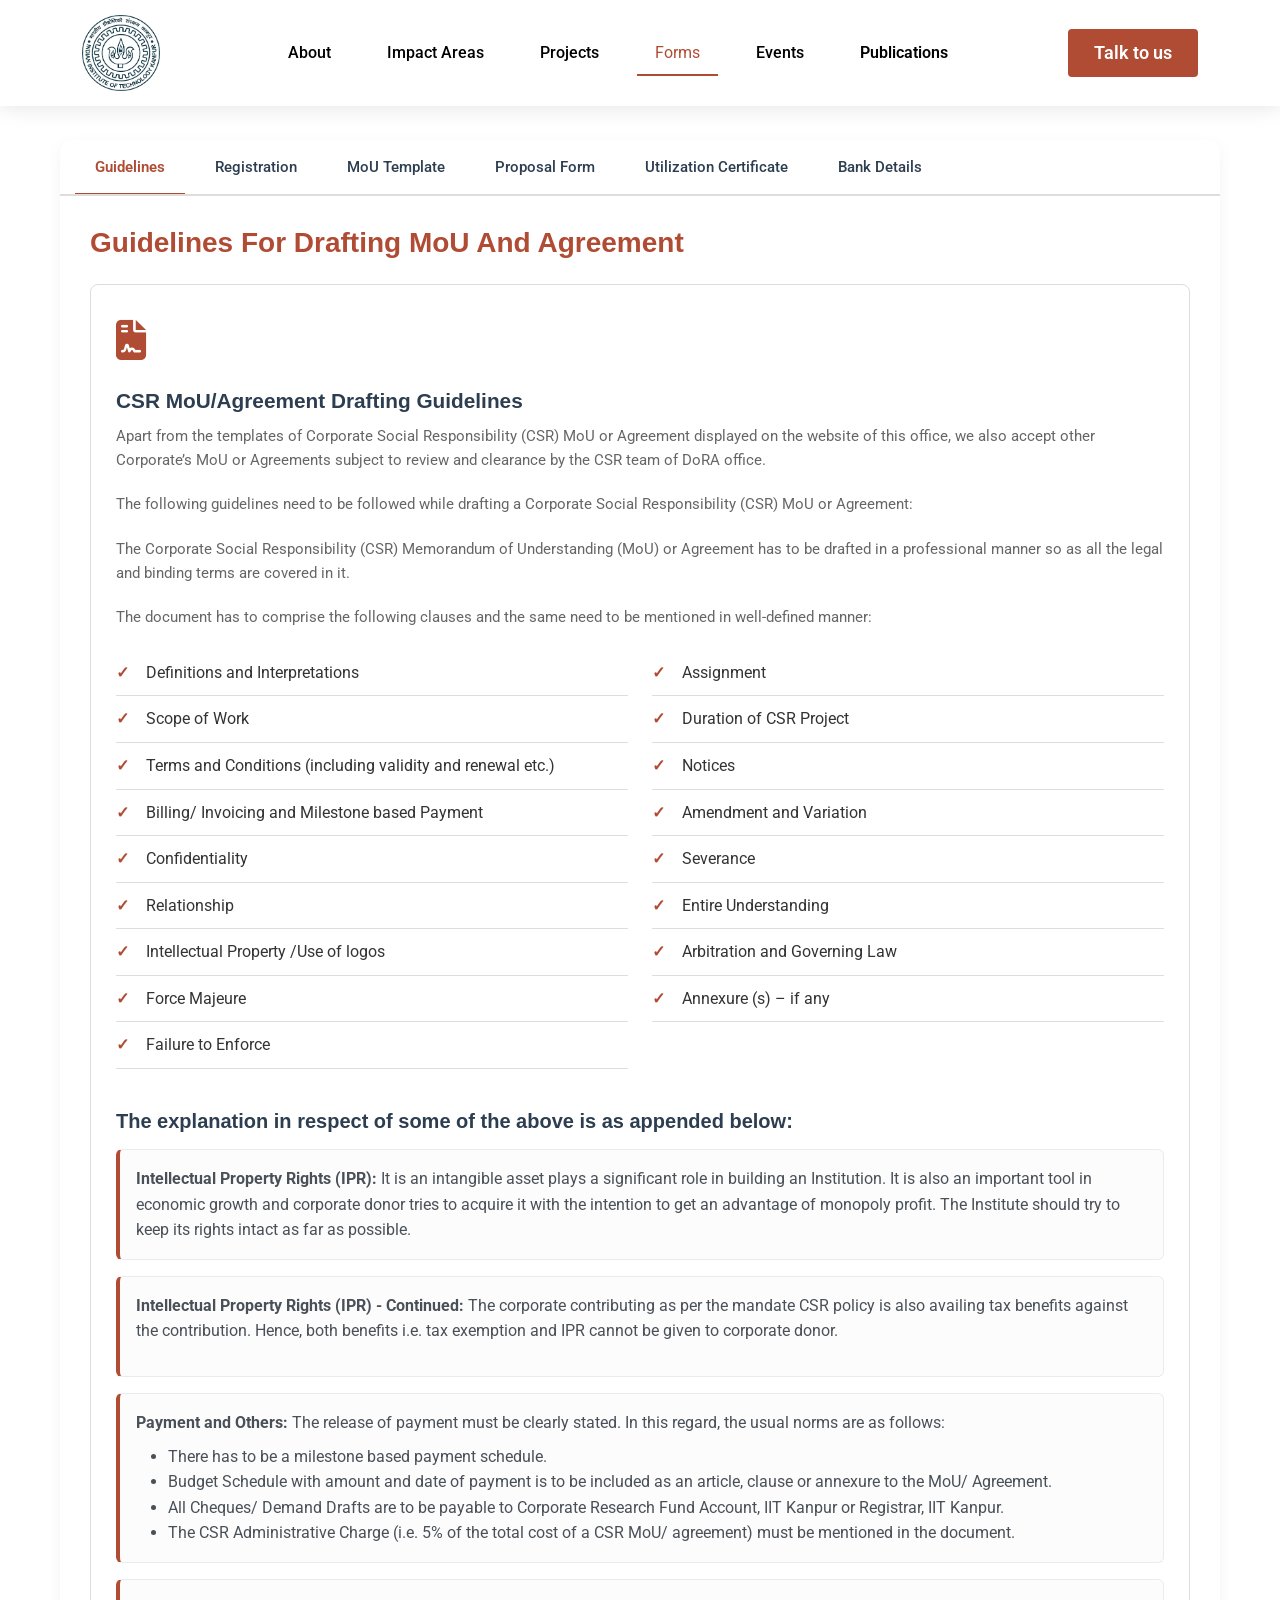
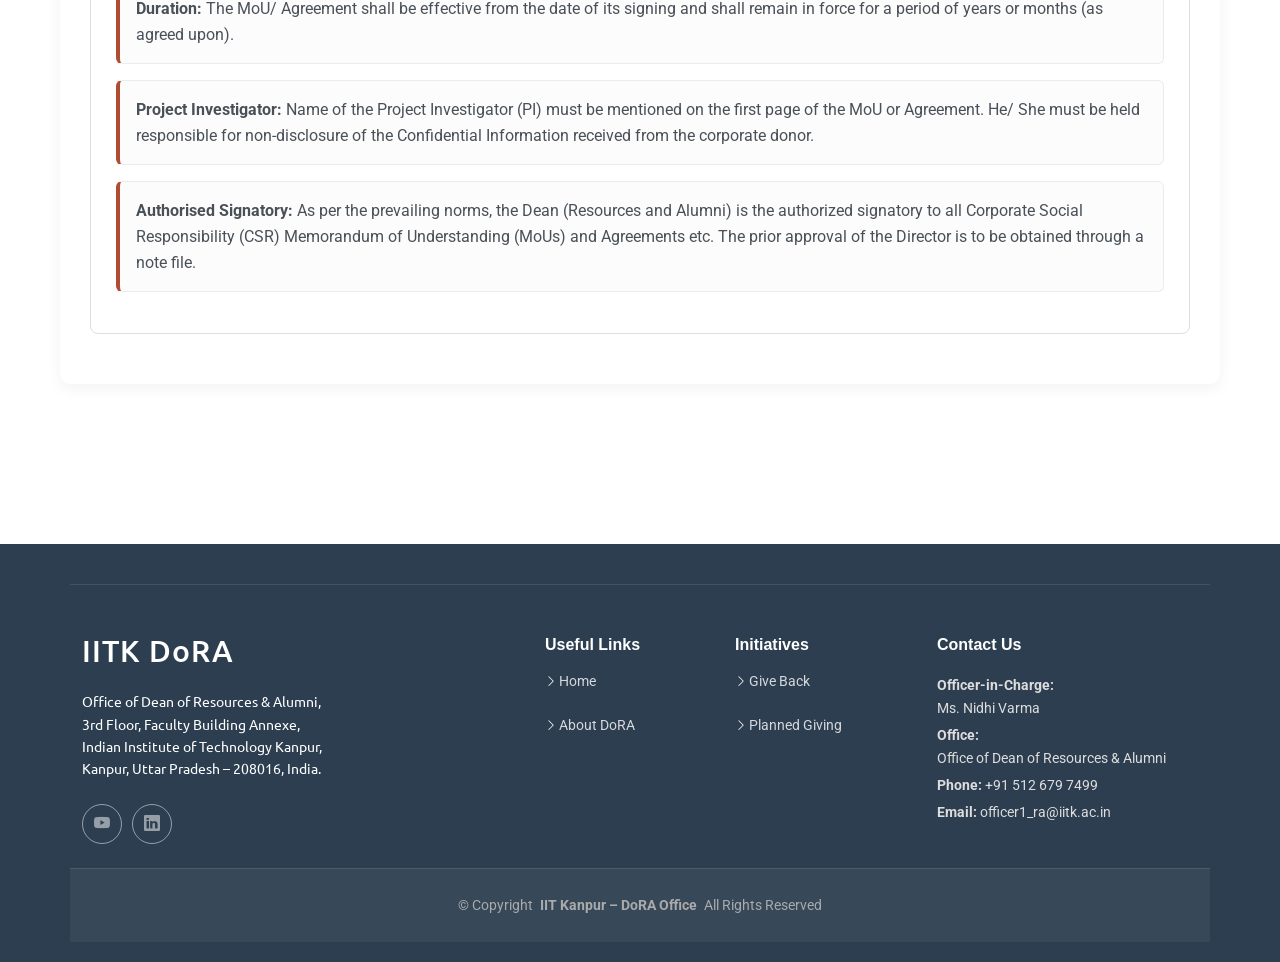
<file: form.html>
<!DOCTYPE html>
<html lang="en">

<head>
    <meta charset="utf-8">
    <meta content="width=device-width, initial-scale=1.0" name="viewport">
    <title>IIT Kanpur CSR | Forms & Documents</title>
    <meta name="description"
        content="Corporate Social Responsibility (CSR) forms, templates, and guidelines for IIT Kanpur. Download CSR MoU templates, registration forms, and other documents.">
    <meta name="keywords"
        content="IIT Kanpur, CSR Forms, CSR Documents, MoU Template, Registration Form, Utilization Certificate, Bank Details">

    <!-- Favicons -->
    <link href="assets/img/IITKLogo.png" rel="icon">
    <link href="assets/img/IITKLogo.png" rel="apple-touch-icon">

    <!-- Fonts -->
    <link href="https://fonts.googleapis.com" rel="preconnect">
    <link href="https://fonts.gstatic.com" rel="preconnect" crossorigin>
    <link
        href="https://fonts.googleapis.com/css2?family=Roboto:ital,wght@0,100;0,300;0,400;0,500;0,700;0,900;1,100;1,300;1,400;1,500;1,700;1,900&family=Ubuntu:ital,wght@0,300;0,400;0,500;0,700;1,300;1,400;1,500;1,700&family=Rubik:ital,wght@0,300;0,400;0,500;0,600;0,700;0,800;0,900;1,300;1,400;1,500;1,600;1,700;1,800;1,900&display=swap"
        rel="stylesheet">

    <!-- Bootstrap CSS -->
    <link href="https://cdn.jsdelivr.net/npm/bootstrap@5.3.3/dist/css/bootstrap.min.css" rel="stylesheet">

    <!-- Bootstrap Icons -->
    <link href="assets/vendor/bootstrap-icons/bootstrap-icons.css" rel="stylesheet">

    <!-- Font Awesome -->
    <link rel="stylesheet" href="https://cdnjs.cloudflare.com/ajax/libs/font-awesome/6.4.0/css/all.min.css">

    <!-- Main CSS File -->
    <link href="assets/css/main.css" rel="stylesheet">

    <style>
        :root {
            --primary-color: #b04b34;
            --primary-dark: #8f3a26;
            --primary-light: #d67e65;
            --secondary-color: #2c3e50;
            --light-bg: #f9f7f5;
            --text-color: #333333;
            --border-color: #e0dcd9;
        }

        * {
            margin: 0;
            padding: 0;
            box-sizing: border-box;
        }

        body {
            font-family: 'Roboto', sans-serif;
            color: var(--text-color);
            background-color: #fff;
            line-height: 1.6;
            padding-top: 80px;
            /* For fixed header */
        }

        h1,
        h2,
        h3,
        h4,
        h5,
        h6 {
            font-family: 'Poppins', sans-serif;
            font-weight: 600;
        }

        /* Header from index.html */
        .header {
            background: rgba(255, 255, 255, 0.65);
            backdrop-filter: blur(5px);
            -webkit-backdrop-filter: blur(12px);
        }

        /* Menu Links */
        .header .navmenu a {
            color: #000000 !important;
            font-weight: 500;
            padding: 12px 18px;
            transition: 0.3s ease;
        }

        /* Hover Effect */
        .header .navmenu a:hover {
            color: #B04B34 !important;
            font-weight: 400;
        }

        /* Active Link */
        .header .navmenu .active {
            color: #b04b34 !important;
            font-weight: 400;
            border-bottom: 2px solid #B04B34;
        }

        /* Talk to us button */
        .btn-getstarted {
            background: #B04B34;
            color: #fff;
            padding: 14px 22px;
            border-radius: 6px;
            font-weight: 600;
        }

        .btn-getstarted:hover {
            background: #922f23;
        }

        /* Main Content Styling */
        .content-section {
            padding: 60px 0;
        }

        .page-title-section {
            background: linear-gradient(135deg, var(--primary-color) 0%, var(--primary-dark) 100%);
            color: white;
            padding: 40px 0;
            margin-bottom: 40px;
            box-shadow: 0 4px 12px rgba(0, 0, 0, 0.1);
        }

        .page-title {
            font-size: 2.5rem;
            font-weight: 700;
            margin-bottom: 10px;
            letter-spacing: 0.5px;
        }

        .page-subtitle {
            font-size: 1.2rem;
            opacity: 0.9;
            font-weight: 300;
        }

        .content-container {
            max-width: 1200px;
            margin: 0 auto;
            padding: 0 20px;
        }

        /* Tabs Styling */
        .custom-tabs {
            background: var(--light-bg);
            border-radius: 10px;
            overflow: hidden;
            box-shadow: 0 5px 15px rgba(0, 0, 0, 0.05);
            margin-bottom: 40px;
        }

        .nav-tabs {
            border-bottom: 2px solid var(--border-color);
            background-color: #fff;
            padding: 0 10px;
            flex-wrap: nowrap;
            overflow-x: auto;
            white-space: nowrap;
        }

        .nav-tabs::-webkit-scrollbar {
            display: none;
        }

        .nav-tabs .nav-link {
            border: none;
            color: var(--secondary-color);
            font-weight: 500;
            padding: 15px 20px;
            margin: 0 5px;
            border-radius: 0;
            position: relative;
            transition: all 0.3s ease;
            font-size: 0.95rem;
            white-space: nowrap;
        }

        .nav-tabs .nav-link:hover {
            color: var(--primary-color);
            background-color: rgba(176, 75, 52, 0.05);
        }

        .nav-tabs .nav-link.active {
            color: var(--primary-color);
            background-color: transparent;
            border: none;
            font-weight: 600;
        }

        .nav-tabs .nav-link.active::after {
            content: '';
            position: absolute;
            bottom: -2px;
            left: 0;
            width: 100%;
            height: 3px;
            background-color: var(--primary-color);
        }

        .tab-content {
            padding: 30px;
            background-color: #fff;
            border-radius: 0 0 10px 10px;
        }

        /* PDF Preview Container */
        .pdf-preview-container {
            border: 1px solid var(--border-color);
            border-radius: 8px;
            overflow: hidden;
            margin-bottom: 25px;
            height: 600px;
            box-shadow: 0 4px 12px rgba(0, 0, 0, 0.05);
        }

        .pdf-preview-container iframe {
            width: 100%;
            height: 100%;
            border: none;
        }

        /* Document Info Card */
        .document-info-card {
            border: 1px solid var(--border-color);
            border-radius: 8px;
            padding: 25px;
            margin-bottom: 20px;
            transition: all 0.3s ease;
            background-color: #fff;
            height: 100%;
        }

        .document-info-card:hover {
            box-shadow: 0 8px 20px rgba(0, 0, 0, 0.08);
            transform: translateY(-3px);
            border-color: var(--primary-light);
        }

        .document-icon {
            font-size: 2.5rem;
            color: var(--primary-color);
            margin-bottom: 15px;
        }

        .document-title {
            font-size: 1.3rem;
            font-weight: 600;
            color: var(--secondary-color);
            margin-bottom: 10px;
        }

        .document-desc {
            color: #666;
            margin-bottom: 20px;
            font-size: 0.95rem;
        }

        .btn-download {
            background-color: var(--primary-color);
            color: white;
            border: none;
            padding: 10px 20px;
            border-radius: 5px;
            font-weight: 500;
            transition: all 0.3s ease;
            display: inline-flex;
            align-items: center;
            justify-content: center;
            text-decoration: none;
        }

        .btn-download:hover {
            background-color: var(--primary-dark);
            color: white;
            text-decoration: none;
            transform: translateY(-2px);
            box-shadow: 0 5px 12px rgba(176, 75, 52, 0.2);
        }

        .btn-download i {
            margin-right: 8px;
        }

        .btn-view {
            background-color: transparent;
            color: var(--primary-color);
            border: 1px solid var(--primary-color);
            padding: 10px 20px;
            border-radius: 5px;
            font-weight: 500;
            transition: all 0.3s ease;
            display: inline-flex;
            align-items: center;
            justify-content: center;
            text-decoration: none;
            margin-left: 10px;
        }

        .btn-view:hover {
            background-color: rgba(176, 75, 52, 0.05);
            color: var(--primary-dark);
            border-color: var(--primary-dark);
            text-decoration: none;
        }

        /* Bank Details Table */
        .bank-table {
            width: 100%;
            border-collapse: collapse;
            margin-top: 20px;
        }

        .bank-table th {
            background-color: var(--primary-color);
            color: white;
            text-align: left;
            padding: 15px;
            font-weight: 500;
        }

        .bank-table td {
            padding: 15px;
            border: 1px solid var(--border-color);
        }

        .bank-table tr:nth-child(even) {
            background-color: var(--light-bg);
        }

        /* Guidelines Styling */
        .guidelines-list {
            list-style-type: none;
            padding-left: 0;
        }

        .guidelines-list li {
            padding: 10px 0;
            border-bottom: 1px solid var(--border-color);
            position: relative;
            padding-left: 30px;
        }

        .guidelines-list li:before {
            content: "✓";
            position: absolute;
            left: 0;
            color: var(--primary-color);
            font-weight: bold;
        }

        /* Back to Top Button */
        .back-to-top {
            position: fixed;
            bottom: 30px;
            right: 30px;
            background-color: var(--primary-color);
            color: white;
            width: 50px;
            height: 50px;
            border-radius: 50%;
            display: flex;
            align-items: center;
            justify-content: center;
            text-decoration: none;
            box-shadow: 0 4px 12px rgba(176, 75, 52, 0.3);
            transition: all 0.3s ease;
            z-index: 1000;
        }

        .back-to-top:hover {
            background-color: var(--primary-dark);
            transform: translateY(-3px);
            color: white;
        }

        /* Footer */
        .footer {
            background-color: var(--secondary-color);
            color: white;
            padding: 40px 0 20px;
            margin-top: 60px;
        }

        .footer-title {
            font-size: 1.2rem;
            font-weight: 600;
            margin-bottom: 20px;
            color: white;
        }

        .footer-links {
            list-style-type: none;
            padding-left: 0;
        }

        .footer-links li {
            margin-bottom: 10px;
        }

        .footer-links a {
            color: #ddd;
            text-decoration: none;
            transition: all 0.3s ease;
        }

        .footer-links a:hover {
            color: var(--primary-light);
            padding-left: 5px;
        }

        .footer-contact p {
            margin-bottom: 10px;
            color: #ddd;
        }

        .social-icons {
            display: flex;
            gap: 15px;
            margin-top: 15px;
        }

        .social-icons a {
            color: white;
            background-color: rgba(255, 255, 255, 0.1);
            width: 40px;
            height: 40px;
            border-radius: 50%;
            display: flex;
            align-items: center;
            justify-content: center;
            transition: all 0.3s ease;
            text-decoration: none;
        }

        .social-icons a:hover {
            background-color: var(--primary-color);
            transform: translateY(-3px);
        }

        .copyright {
            text-align: center;
            padding-top: 30px;
            margin-top: 30px;
            border-top: 1px solid rgba(255, 255, 255, 0.1);
            color: #aaa;
            font-size: 0.9rem;
        }

        @media (max-width: 992px) {
            .pdf-preview-container {
                height: 500px;
            }
        }

        @media (max-width: 768px) {
            body {
                padding-top: 70px;
            }

            .page-title {
                font-size: 1.8rem;
            }

            .nav-tabs .nav-link {
                padding: 12px 15px;
                font-size: 0.9rem;
            }

            .tab-content {
                padding: 20px;
            }

            .pdf-preview-container {
                height: 400px;
            }

            .document-info-card {
                padding: 20px;
            }

            .back-to-top {
                bottom: 20px;
                right: 20px;
                width: 45px;
                height: 45px;
            }
        }

        @media (max-width: 576px) {
            .pdf-preview-container {
                height: 350px;
            }

            .nav-tabs {
                padding: 0 5px;
            }

            .nav-tabs .nav-link {
                padding: 10px 12px;
                font-size: 0.85rem;
                margin: 0 3px;
            }

            .btn-download, .btn-view {
                padding: 8px 16px;
                font-size: 0.9rem;
                min-width: 200px;
                text-align: center;
            }

            .btn-download i, .btn-view i {
                margin-right: 5px;
            }
        }
    </style>
</head>

<body class="index-page">
    <!-- Header from index.html -->
    <header id="header" class="header d-flex align-items-center fixed-top">
        <div class="container position-relative d-flex align-items-center justify-content-between">

            <!-- Logo + Vertical Line + Sitename -->
            <a href="index.html" class="logo d-flex align-items-center me-auto me-xl-0">
                <img src="IITKLogo-removebg-preview (1).png" alt="IIT Kanpur Logo" class="iitk-logo">
            </a>

            <!-- Navbar -->
            <nav id="navmenu" class="navmenu">
                <ul>
                    <li><a href="index.html#about">About</a></li>
                    <li><a href="index.html#impact-domains">Impact Areas</a></li>
                    <li><a href="index.html#impactful-projects">Projects</a></li>
                    <li><a href="form.html" class="active">Forms</a></li>
                    <li><a href="https://iitk.ac.in/dora/iitk-samanvay-2025/">Events</a></li>
                    <li class="dropdown" >
                        <a href="#" style=" color: #333; font-weight: 600; ; border-radius:4px;">
                          Publications
                        </a>
                      
                        <ul class="dropdown-menu" style="position: absolute; top: 100%; left: 0; margin: 0; padding: 6px 0; min-width: 220px; background: #fff; border: 1px solid #ddd; border-radius: 4px; box-shadow: 0 4px 8px rgba(0,0,0,0.1); display: none; z-index: 1000;">
                          
                          <li style="list-style:none;">
                            <a href="assets/img/about/Samanvay_Corporate_Newsletter_Volume 1 (1).pdf" target="_blank" style="display:block; padding: 8px 12px; text-decoration:none; color:#333; font-size:14px;">Samanvay Newsletter – Vol 1</a>
                          </li>
                      
                          <li style="list-style:none;">
                            <a href="https://www.iitk.ac.in/dora/samvad.php" target="_blank" style="display:block; padding: 8px 12px; text-decoration:none; color:#333; font-size:14px;">Samvad</a>
                          </li>
                      
                          <li style="list-style:none;">
                            <a href="Accelerating Innovation_Proposal_V12_INR (2) (3) (1).pdf" target="_blank" style="display:block; padding: 8px 12px; text-decoration:none; color:#333; font-size:14px;">Accelerating Innovation Proposal</a>
                          </li>
                      
                          <li style="list-style:none;">
                            <a href="iitk advantage.pdf" target="_blank" style="display:block; padding: 8px 12px; text-decoration:none; color:#333; font-size:14px;">IITK Advantage</a>
                          </li>
                      
                        </ul>
                      </li>
                      
                      <script>
                        // simple hover behavior
                        document.querySelector('.dropdown').addEventListener('mouseenter', function() {
                          this.querySelector('.dropdown-menu').style.display = 'block';
                        });
                      
                        document.querySelector('.dropdown').addEventListener('mouseleave', function() {
                          this.querySelector('.dropdown-menu').style.display = 'none';
                        });
                      </script>
                </ul>
                <i class="mobile-nav-toggle d-xl-none bi bi-list"></i>
            </nav>

            <!-- Button -->
            <a class="btn-getstarted" href="index.html#contact">Talk to us</a>

        </div>
    </header>
    <style>
        /* ===== HEADER & NAVIGATION STYLES ===== */
        
        /* Header Background */
        .header {
          background: rgba(255, 255, 255, 0.95);
          backdrop-filter: blur(5px);
          -webkit-backdrop-filter: blur(12px);
          box-shadow: 0 2px 20px rgba(0, 0, 0, 0.1);
          position: fixed;
          top: 0;
          right: 0;
          left: 0;
          z-index: 1030;
          padding: 15px 0;
        }
    
        /* Logo Styling */
        .logo {
          display: flex;
          align-items: center;
          text-decoration: none;
        }
    
        .iitk-logo {
          height: 80px;
          width: auto;
        }
    
        /* Navigation Menu */
        .navmenu {
          display: flex;
          align-items: center;
        }
    
        .navmenu ul {
          display: flex;
          list-style: none;
          margin: 0;
          padding: 0;
        }
    
        .navmenu li {
          position: relative;
          padding: 0 10px;
        }
    
        .navmenu a {
          color: #000000 !important;
          font-weight: 500;
          padding: 12px 15px;
          text-decoration: none;
          transition: 0.3s ease;
          position: relative;
        }
    
        .navmenu a:hover {
          color: #B04B34 !important;
        }
    
        /* Dropdown Menu */
        .navmenu .dropdown ul {
          display: block;
          position: absolute;
          left: 0;
          top: calc(100% + 30px);
          opacity: 0;
          visibility: hidden;
          background: #fff;
          box-shadow: 0px 0px 30px rgba(127, 137, 161, 0.25);
          transition: 0.3s;
          border-radius: 4px;
          z-index: 99;
          min-width: 250px;
        }
    
        .navmenu .dropdown:hover > ul {
          opacity: 1;
          top: 100%;
          visibility: visible;
        }
    
        .navmenu .dropdown ul li {
          min-width: 250px;
        }
    
        .navmenu .dropdown ul a {
          padding: 10px 20px;
          font-size: 15px;
          text-transform: none;
          color: #333;
          display: block;
        }
    
        .navmenu .dropdown ul a:hover {
          color: #B04B34;
          background: #f8f9fa;
        }
    
        /* Talk to Us Button - ALWAYS VISIBLE OUTSIDE HAMBURGER MENU */
        .btn-getstarted {
          background: #B04B34;
          color: #fff;
          padding: 12px 25px;
          border-radius: 6px;
          font-weight: 600;
          text-decoration: none;
          transition: all 0.3s ease;
          border: none;
          cursor: pointer;
          display: inline-block;
          margin-left: 20px; /* Spacing from hamburger menu */
        }
    
        .btn-getstarted:hover {
          background: #922f23;
          color: #fff;
          transform: translateY(-2px);
          box-shadow: 0 4px 12px rgba(176, 75, 52, 0.2);
        }
    
        /* ===== MOBILE NAVIGATION STYLES (≤ 1199px) ===== */
        @media (max-width: 1199px) {
          /* Mobile Hamburger Toggle Button */
          .mobile-nav-toggle {
            display: block !important;
            font-size: 28px;
            cursor: pointer;
            line-height: 0;
            transition: 0.5s;
            color: #000;
            z-index: 9999;
            position: relative;
            background: none;
            border: none;
            padding: 0;
          }
    
          /* Close (X) icon styling when menu is open */
          .mobile-nav-toggle.bi-x {
            color: #fff;
            position: fixed;
            top: 25px;
            right: 20px;
            z-index: 10000;
          }
    
          /* Mobile Navigation Menu */
          .navmenu {
            position: fixed;
            top: 0;
            right: -100%;
            width: 280px;
            height: 100vh;
            background: #B04B34;
            padding: 100px 20px 30px;
            transition: all 0.5s ease;
            z-index: 9998;
            overflow-y: auto;
            box-shadow: -5px 0 15px rgba(0, 0, 0, 0.1);
            flex-direction: column;
          }
    
          /* Show mobile menu when active */
          .navmenu.active {
            right: 0;
          }
    
          /* Mobile menu list */
          .navmenu ul {
            display: block;
            padding: 0;
            margin: 0;
            width: 100%;
          }
    
          /* Mobile menu items */
          .navmenu li {
            padding: 0;
            margin-bottom: 15px;
            width: 100%;
          }
    
          /* Mobile menu links */
          .navmenu a {
            color: rgba(255, 255, 255, 0.9) !important;
            font-size: 16px;
            padding: 10px 15px;
            display: block;
            border-radius: 5px;
            transition: 0.3s;
            width: 100%;
          }
    
          .navmenu a:hover {
            color: #fff !important;
            background: rgba(255, 255, 255, 0.1);
          }
    
          /* Mobile dropdown menus */
          .navmenu .dropdown ul {
            position: static;
            display: none;
            opacity: 1;
            visibility: visible;
            background: rgba(255, 255, 255, 0.1);
            box-shadow: none;
            margin-top: 10px;
            margin-left: 20px;
            border-left: 2px solid rgba(255, 255, 255, 0.2);
            padding-left: 10px;
          }
    
          /* Show dropdown when active on mobile */
          .navmenu .dropdown.active ul {
            display: block;
          }
    
          .navmenu .dropdown ul li {
            min-width: auto;
          }
    
          /* Mobile overlay background */
          .mobile-nav-overlay {
            position: fixed;
            top: 0;
            left: 0;
            width: 100%;
            height: 100%;
            background: rgba(0, 0, 0, 0.5);
            z-index: 9997;
            display: none;
            backdrop-filter: blur(4px);
          }
    
          /* Show overlay when menu is active */
          .mobile-nav-overlay.active {
            display: block;
          }
    
          /* Ensure Talk to Us button remains visible on mobile */
          .btn-getstarted {
            margin-left: auto; /* Push to the right */
            margin-right: 60px; /* Space for hamburger icon */
            font-size: 14px;
            padding: 10px 20px;
          }
        }
    
        /* ===== DESKTOP STYLES (≥ 1200px) ===== */
        @media (min-width: 1200px) {
          .mobile-nav-toggle {
            display: none !important;
          }
          
          .mobile-nav-overlay {
            display: none !important;
          }
        }
    
        /* ===== BANNER SECTION STYLES ===== */
        .csr-banner {
          position: relative;
          width: 100%;
          overflow: hidden;
        }
    
        .csr-banner-wrapper {
          width: 100%;
          height: 90vh;
          display: flex;
          justify-content: center;
          align-items: center;
        }
    
        .csr-banner-image {
          width: 100%;
          height: 100%;
          object-fit: cover;
          object-position: center;
          display: block;
        }
    
        /* ===== RESPONSIVE BANNER IMAGES ===== */
        @media (max-width: 1024px) {
          .csr-banner-wrapper {
            height: 90vh;
          }
        }
    
        @media (max-width: 768px) {
          .csr-banner-wrapper {
            height: 85vh;
          }
          /* Replace banner image on mobile */
          .csr-banner-image {
            content: url("assets/img/about/bannermobile.jpeg");
            object-fit: cover;
            object-position: center;
          }
        }
    
        @media (max-width: 480px) {
          .csr-banner-wrapper {
            height: 80vh;
          }
        }
    
        /* iPad specific styles */
        @media only screen and (min-device-width: 768px) and (max-device-width: 1366px) and (-webkit-min-device-pixel-ratio: 2) {
          .csr-banner-image {
            content: url("assets/img/about/bannermobile.jpeg");
            object-fit: cover;
            object-position: center;
          }
          .csr-banner-wrapper {
            height: 85vh;
          }
        }
    
        @media (max-width: 1199px) {
      .header .container {
        display: flex;
        align-items: center;
        justify-content: center; /* center align baseline */
      }
    
      .logo {
        order: 1;   /* logo first */
        margin: 0 auto; /* center push */
      }
    
      .btn-getstarted {
        order: 2;   /* talk to us second */
        margin-left: auto;
        margin-right: 10px;
      }
    
      .mobile-nav-toggle {
        order: 3;   /* hamburger last */
        margin-left: 0;
        margin-right: 0;
      }
    
      nav.navmenu {
        order: 4; /* menu lowest priority */
      }
    }
    
      </style>
    <!-- Page Title Section -->
   

    <!-- Main Content -->
    <div class="content-section">
        <div class="content-container">
            <div class="custom-tabs">
                <!-- Tabs Navigation - Note File removed -->
                <ul class="nav nav-tabs" id="csrTabs" role="tablist">
                    <li class="nav-item" role="presentation">
                        <a class="nav-link active" id="guidelines-tab" data-bs-toggle="tab" href="#guidelines"
                            role="tab">Guidelines</a>
                    </li>
                    <li class="nav-item" role="presentation">
                        <a class="nav-link" id="registration-tab" data-bs-toggle="tab" href="#registration"
                            role="tab">Registration</a>
                    </li>
                    <li class="nav-item" role="presentation">
                        <a class="nav-link" id="mou-tab" data-bs-toggle="tab" href="#mou" role="tab">MoU Template</a>
                    </li>
                    <li class="nav-item" role="presentation">
                        <a class="nav-link" id="proposal-tab" data-bs-toggle="tab" href="#proposal" role="tab">Proposal
                            Form</a>
                    </li>
                    <li class="nav-item" role="presentation">
                        <a class="nav-link" id="certificate-tab" data-bs-toggle="tab" href="#certificate"
                            role="tab">Utilization Certificate</a>
                    </li>
                    <li class="nav-item" role="presentation">
                        <a class="nav-link" id="bank-tab" data-bs-toggle="tab" href="#bank" role="tab">Bank Details</a>
                    </li>
                </ul>

                <!-- Tab Content -->
                <div class="tab-content" id="csrTabsContent">

                    <!-- Guidelines Tab -->
                    <div class="tab-pane fade show active" id="guidelines" role="tabpanel">
                        <h3 class="mb-4" style="color: var(--primary-color);">Guidelines For Drafting MoU And Agreement</h3>

                        <div class="document-info-card">
                            <div class="document-icon">
                                <i class="fas fa-file-contract"></i>
                            </div>
                            <h4 class="document-title">CSR MoU/Agreement Drafting Guidelines</h4>
                            
                            <p class="document-desc">
                                Apart from the templates of Corporate Social Responsibility (CSR) MoU or Agreement displayed on the website of this office, we also accept other Corporate’s MoU or Agreements subject to review and clearance by the CSR team of DoRA office.
                            </p>

                            <p class="document-desc">
                                The following guidelines need to be followed while drafting a Corporate Social Responsibility (CSR) MoU or Agreement:
                            </p>

                            <p class="document-desc">
                                The Corporate Social Responsibility (CSR) Memorandum of Understanding (MoU) or Agreement has to be drafted in a professional manner so as all the legal and binding terms are covered in it.
                            </p>

                            <p class="document-desc">
                                The document has to comprise the following clauses and the same need to be mentioned in well-defined manner:
                            </p>

                            <div class="row">
                                <div class="col-md-6">
                                    <ul class="guidelines-list">
                                        <li>Definitions and Interpretations</li>
                                        <li>Scope of Work</li>
                                        <li>Terms and Conditions (including validity and renewal etc.)</li>
                                        <li>Billing/ Invoicing and Milestone based Payment</li>
                                        <li>Confidentiality</li>
                                        <li>Relationship</li>
                                        <li>Intellectual Property /Use of logos</li>
                                        <li>Force Majeure</li>
                                        <li>Failure to Enforce</li>
                                    </ul>
                                </div>
                                <div class="col-md-6">
                                    <ul class="guidelines-list">
                                        <li>Assignment</li>
                                        <li>Duration of CSR Project</li>
                                        <li>Notices</li>
                                        <li>Amendment and Variation</li>
                                        <li>Severance</li>
                                        <li>Entire Understanding</li>
                                        <li>Arbitration and Governing Law</li>
                                        <li>Annexure (s) – if any</li>
                                    </ul>
                                </div>
                            </div>

                            <div class="mt-4">
                                <h5 style="color: var(--secondary-color);">The explanation in respect of some of the above is as appended below:</h5>
                                
                                <div class="alert alert-light mt-3"
                                    style="border-left: 4px solid var(--primary-color);">
                                    <strong>Intellectual Property Rights (IPR):</strong> It is an intangible asset plays a significant role in building an Institution. It is also an important tool in economic growth and corporate donor tries to acquire it with the intention to get an advantage of monopoly profit. The Institute should try to keep its rights intact as far as possible.
                                </div>

                                <div class="alert alert-light mt-3"
                                    style="border-left: 4px solid var(--primary-color);">
                                    <p><strong>Intellectual Property Rights (IPR) - Continued:</strong> The corporate contributing as per the mandate CSR policy is also availing tax benefits against the contribution. Hence, both benefits i.e. tax exemption and IPR cannot be given to corporate donor.</p>
                                </div>

                                <div class="alert alert-light mt-3"
                                    style="border-left: 4px solid var(--primary-color);">
                                    <strong>Payment and Others:</strong> The release of payment must be clearly stated. In this regard, the usual norms are as follows:
                                    <ul class="mt-2 mb-0">
                                        <li>There has to be a milestone based payment schedule.</li>
                                        <li>Budget Schedule with amount and date of payment is to be included as an article, clause or annexure to the MoU/ Agreement.</li>
                                        <li>All Cheques/ Demand Drafts are to be payable to Corporate Research Fund Account, IIT Kanpur or Registrar, IIT Kanpur.</li>
                                        <li>The CSR Administrative Charge (i.e. 5% of the total cost of a CSR MoU/ agreement) must be mentioned in the document.</li>
                                    </ul>
                                </div>

                                <div class="alert alert-light mt-3"
                                    style="border-left: 4px solid var(--primary-color);">
                                    <strong>Duration:</strong> The MoU/ Agreement shall be effective from the date of its signing and shall remain in force for a period of years or months (as agreed upon).
                                </div>

                                <div class="alert alert-light mt-3"
                                    style="border-left: 4px solid var(--primary-color);">
                                    <strong>Project Investigator:</strong> Name of the Project Investigator (PI) must be mentioned on the first page of the MoU or Agreement. He/ She must be held responsible for non-disclosure of the Confidential Information received from the corporate donor.
                                </div>

                                <div class="alert alert-light mt-3"
                                    style="border-left: 4px solid var(--primary-color);">
                                    <strong>Authorised Signatory:</strong> As per the prevailing norms, the Dean (Resources and Alumni) is the authorized signatory to all Corporate Social Responsibility (CSR) Memorandum of Understanding (MoUs) and Agreements etc. The prior approval of the Director is to be obtained through a note file.
                                </div>
                            </div>
                        </div>
                    </div>

                    <!-- Registration Tab -->
                    <div class="tab-pane fade" id="registration" role="tabpanel">
                        <div class="row">
                            <div class="col-lg-8">
                                <div class="pdf-preview-container">
                                    <iframe src="New-Project-Registration-Form.pdf" 
                                            title="New Project Registration Form Preview">
                                    </iframe>
                                </div>
                            </div>
                            <div class="col-lg-4">
                                <div class="document-info-card">
                                    <div class="document-icon">
                                        <i class="fas fa-clipboard-list"></i>
                                    </div>
                                    <h4 class="document-title">New Project Registration Form</h4>
                                    <p class="document-desc">
                                        Use this form to register a new CSR project with IIT Kanpur. Please fill in all details
                                        accurately to ensure smooth processing of your proposal.
                                    </p>
                                    <div class="mt-4">
                                        <a href="New-Project-Registration-Form.pdf" class="btn-download" download>
                                            <i class="fas fa-download"></i> Download Registration Form
                                        </a>
                                      
                                    </div>
                                    
                                </div>
                            </div>
                        </div>
                    </div>

                    <!-- MoU Template Tab -->
                    <div class="tab-pane fade" id="mou" role="tabpanel">
                        <div class="row">
                            <div class="col-lg-8">
                                <div class="pdf-preview-container">
                                    <iframe src="Template_CSR MoU.pdf" 
                                            title="CSR MoU Template Preview">
                                    </iframe>
                                </div>
                            </div>
                            <div class="col-lg-4">
                                <div class="document-info-card">
                                    <div class="document-icon">
                                        <i class="fas fa-handshake"></i>
                                    </div>
                                    <h4 class="document-title">Template CSR Memorandum of Understanding (MoU)</h4>
                                    <p class="document-desc">
                                        Standard template for Corporate Social Responsibility Memorandum of Understanding
                                        between IIT Kanpur and contributing organization. This template includes all necessary
                                        clauses and can be customized as needed.
                                    </p>
                                    <div class="mt-4">
                                        <a href="Template_CSR MoU.pdf" class="btn-download" download>
                                            <i class="fas fa-download"></i> Download MoU Template
                                        </a>
                                      
                                    </div>
                                   
                                </div>
                            </div>
                        </div>
                    </div>

                    <!-- Proposal Form Tab -->
                    <div class="tab-pane fade" id="proposal" role="tabpanel">
                        <div class="row">
                            <div class="col-lg-8">
                                <div class="pdf-preview-container">
                                    <iframe src="Concept_Note_Template.pdf" 
                                            title="CSR Proposal Form Preview">
                                    </iframe>
                                </div>
                            </div>
                            <div class="col-lg-4">
                                <div class="document-info-card">
                                    <div class="document-icon">
                                        <i class="fas fa-lightbulb"></i>
                                    </div>
                                    <h4 class="document-title">CSR Proposal / Concept Note Template</h4>
                                    <p class="document-desc">
                                        Template for submitting CSR project proposals or concept notes. This form helps in
                                        structuring your proposal with all necessary details including project overview,
                                        objectives, budget, and implementation plan.
                                    </p>
                                    <div class="mt-4">
                                        <a href="Concept_Note_Template.pdf" class="btn-download" download>
                                            <i class="fas fa-download"></i> Download Proposal Form
                                        </a>
                                       
                                    </div>
                                    
                                </div>
                            </div>
                        </div>
                    </div>

                    <!-- Utilization Certificate Tab -->
                    <div class="tab-pane fade" id="certificate" role="tabpanel">
                        <div class="row">
                            <div class="col-lg-8">
                                <div class="pdf-preview-container">
                                    <iframe src="Template_Utilization Certificate.pdf" 
                                            title="Utilization Certificate Preview">
                                    </iframe>
                                </div>
                            </div>
                            <div class="col-lg-4">
                                <div class="document-info-card">
                                    <div class="document-icon">
                                        <i class="fas fa-certificate"></i>
                                    </div>
                                    <h4 class="document-title">Utilization Certificate Template</h4>
                                    <p class="document-desc">
                                        Template for Utilization Certificate to be submitted after completion of CSR project or
                                        at specific milestones. This certificate details how the funds have been utilized as per
                                        the agreed terms.
                                    </p>
                                    <div class="mt-4">
                                        <a href="Template_Utilization Certificate.pdf" class="btn-download" download>
                                            <i class="fas fa-download"></i> Download Utilization Certificate
                                        </a>
                                      
                                    </div>
                                    
                                </div>
                            </div>
                        </div>
                    </div>

                    <!-- Bank Details Tab -->
                    <div class="tab-pane fade" id="bank" role="tabpanel">
                        <div class="document-info-card">
                            <div class="document-icon">
                                <i class="fas fa-university"></i>
                            </div>
                            <h4 class="document-title">Bank Account Details for CSR Funds</h4>
                            <p class="document-desc">
                                Official bank account details of IIT Kanpur for receiving CSR funds. Please use these
                                details for all financial transactions related to CSR projects.
                            </p>

                            <table class="bank-table mt-4">
                                <thead>
                                    <tr>
                                        <th colspan="2">Corporate Research Fund Account, IIT Kanpur</th>
                                    </tr>
                                </thead>
                                <tbody>
                                    <tr>
                                        <td style="width: 30%;"><strong>Account Number</strong></td>
                                        <td>30530707580</td>
                                    </tr>
                                    <tr>
                                        <td><strong>Account Name</strong></td>
                                        <td>Corporate Research Fund Account, IIT Kanpur</td>
                                    </tr>
                                    <tr>
                                        <td><strong>Bank Name</strong></td>
                                        <td>State Bank of India, IIT Campus Branch</td>
                                    </tr>
                                    <tr>
                                        <td><strong>Bank Address</strong></td>
                                        <td>
                                            Indian Institute of Technology Kanpur Campus Branch,<br>
                                            IIT Kanpur, Kanpur (Uttar Pradesh)<br>
                                            PIN - 208 016
                                        </td>
                                    </tr>
                                    <tr>
                                        <td><strong>IFSC Code</strong></td>
                                        <td>SBIN0001161</td>
                                    </tr>
                                </tbody>
                            </table>

                            <div class="alert alert-light mt-4" style="border-left: 4px solid var(--primary-color);">
                                <strong>Important:</strong> All payments should be made in favor of "Corporate Research Fund
                                Account, IIT Kanpur". Please mention the project reference number and purpose of payment
                                while making the transaction.
                            </div>

                            <div class="mt-4">
                                <h5 style="color: var(--secondary-color);">Payment Instructions:</h5>
                                <ul class="guidelines-list">
                                    <li>Use the exact account name as mentioned above</li>
                                    <li>Include project ID/reference in payment remarks</li>
                                    <li>Send payment confirmation to dora_desk@iitk.ac.in</li>
                                    <li>Allow 3-5 working days for payment processing</li>
                                </ul>
                            </div>
                        </div>
                    </div>
                </div>
            </div>
        </div>
    </div>

    <!-- Footer -->
    <footer id="footer" class="footer position-relative dark-background">
        <div class="container footer-top">
            <div class="row gy-4">

                <!-- About / Logo -->
                <div class="col-lg-5 col-md-12 footer-about">
                    <a href="index.html" class="logo d-flex align-items-center">
                        <span class="sitename">IITK DoRA</span>
                    </a>
                    <p>
                        Office of Dean of Resources & Alumni,<br>
                        3rd Floor, Faculty Building Annexe,<br>
                        Indian Institute of Technology Kanpur,<br>
                        Kanpur, Uttar Pradesh – 208016, India.
                    </p>
                    <div class="social-links d-flex mt-4">
                        <a href="https://www.youtube.com/@iitkanpur"><i class="bi bi-youtube"></i></a>
                        <a
                            href="https://www.linkedin.com/school/indian-institute-of-technology-kanpur/?originalSubdomain=in">
                            <i class="bi bi-linkedin"></i>
                        </a>
                    </div>
                </div>

                <!-- Useful Links -->
                <div class="col-lg-2 col-6 footer-links">
                    <h4>Useful Links</h4>
                    <ul>
                        <li><i class="bi bi-chevron-right"></i> <a href="index.html">Home</a></li>
                        <li><i class="bi bi-chevron-right"></i> <a href="https://www.iitk.ac.in/dora/">About DoRA</a>
                        </li>
                    </ul>
                </div>

                <!-- Initiatives Links -->
                <div class="col-lg-2 col-6 footer-links">
                    <h4>Initiatives</h4>
                    <ul>
                        <li><i class="bi bi-chevron-right"></i> <a href="https://iitk.ac.in/dora/giveback/">Give
                                Back</a></li>
                        <li><i class="bi bi-chevron-right"></i> <a
                                href="https://iitk.ac.in/dora/planned-giving/">Planned Giving</a></li>
                    </ul>
                </div>

                <!-- Contact Info -->
                <div class="col-lg-3 col-md-12 footer-contact text-center text-md-start">
                    <h4>Contact Us</h4>

                    <p>
                        <strong>Officer-in-Charge:</strong><br>
                        Ms. Nidhi Varma
                    </p>

                    <p>
                        <strong>Office:</strong><br>
                        Office of Dean of Resources & Alumni
                    </p>

                    <p><strong>Phone:</strong> +91 512 679 7499</p>
                    <p><strong>Email:</strong> officer1_ra@iitk.ac.in</p>
                </div>

            </div>
        </div>

        <div class="container copyright text-center mt-4">
            <p>
                © <span>Copyright</span>
                <strong class="px-1">IIT Kanpur – DoRA Office</strong>
                <span>All Rights Reserved</span>
            </p>
        </div>
    </footer>

    <!-- Back to Top Button -->
    <a href="#" class="back-to-top">
        <i class="fas fa-chevron-up"></i>
    </a>

    <!-- Bootstrap JS Bundle -->
    <script src="https://cdn.jsdelivr.net/npm/bootstrap@5.3.3/dist/js/bootstrap.bundle.min.js"></script>

    <!-- Vendor JS Files -->
    <script src="assets/vendor/bootstrap/js/bootstrap.bundle.min.js"></script>
    <script src="assets/vendor/aos/aos.js"></script>
    <script src="assets/vendor/glightbox/js/glightbox.min.js"></script>
    <script src="assets/vendor/swiper/swiper-bundle.min.js"></script>
    <script src="assets/vendor/purecounter/purecounter_vanilla.js"></script>

    <!-- Main JS File -->
    <script src="assets/js/main.js"></script>

    <script>
        // Back to top button functionality
        document.addEventListener('DOMContentLoaded', function () {
            const backToTop = document.querySelector('.back-to-top');

            window.addEventListener('scroll', function () {
                if (window.pageYOffset > 100) {
                    backToTop.style.display = 'flex';
                } else {
                    backToTop.style.display = 'none';
                }
            });

            backToTop.addEventListener('click', function (e) {
                e.preventDefault();
                window.scrollTo({ top: 0, behavior: 'smooth' });
                return false;
            });

            // Smooth scrolling for anchor links
            document.querySelectorAll('a[href^="#"]').forEach(anchor => {
                anchor.addEventListener('click', function (e) {
                    if (this.hash !== "") {
                        e.preventDefault();
                        const hash = this.hash;
                        const target = document.querySelector(hash);
                        if (target) {
                            window.scrollTo({
                                top: target.offsetTop - 80,
                                behavior: 'smooth'
                            });
                        }
                    }
                });
            });

            // Handle PDF loading errors
            const pdfIframes = document.querySelectorAll('.pdf-preview-container iframe');
            pdfIframes.forEach(iframe => {
                iframe.addEventListener('error', function() {
                    this.parentElement.innerHTML = `
                        <div class="text-center p-5" style="background: #f8f9fa; height: 100%; display: flex; flex-direction: column; justify-content: center; align-items: center;">
                            <i class="fas fa-file-pdf" style="font-size: 3rem; color: #dc3545; margin-bottom: 15px;"></i>
                            <h5 style="color: #dc3545;">PDF Preview Not Available</h5>
                            <p class="text-muted">The PDF file may be temporarily unavailable or has been moved.</p>
                            <a href="${this.src}" class="btn btn-primary mt-2" download>
                                <i class="fas fa-download"></i> Download PDF
                            </a>
                        </div>
                    `;
                });
            });

            // Update active tab on page load based on URL hash
            const hash = window.location.hash;
            if (hash) {
                const tabTrigger = document.querySelector(`[href="${hash}"]`);
                if (tabTrigger) {
                    const tab = new bootstrap.Tab(tabTrigger);
                    tab.show();
                }
            }
        });
    </script>
</body>

</html>
</file>
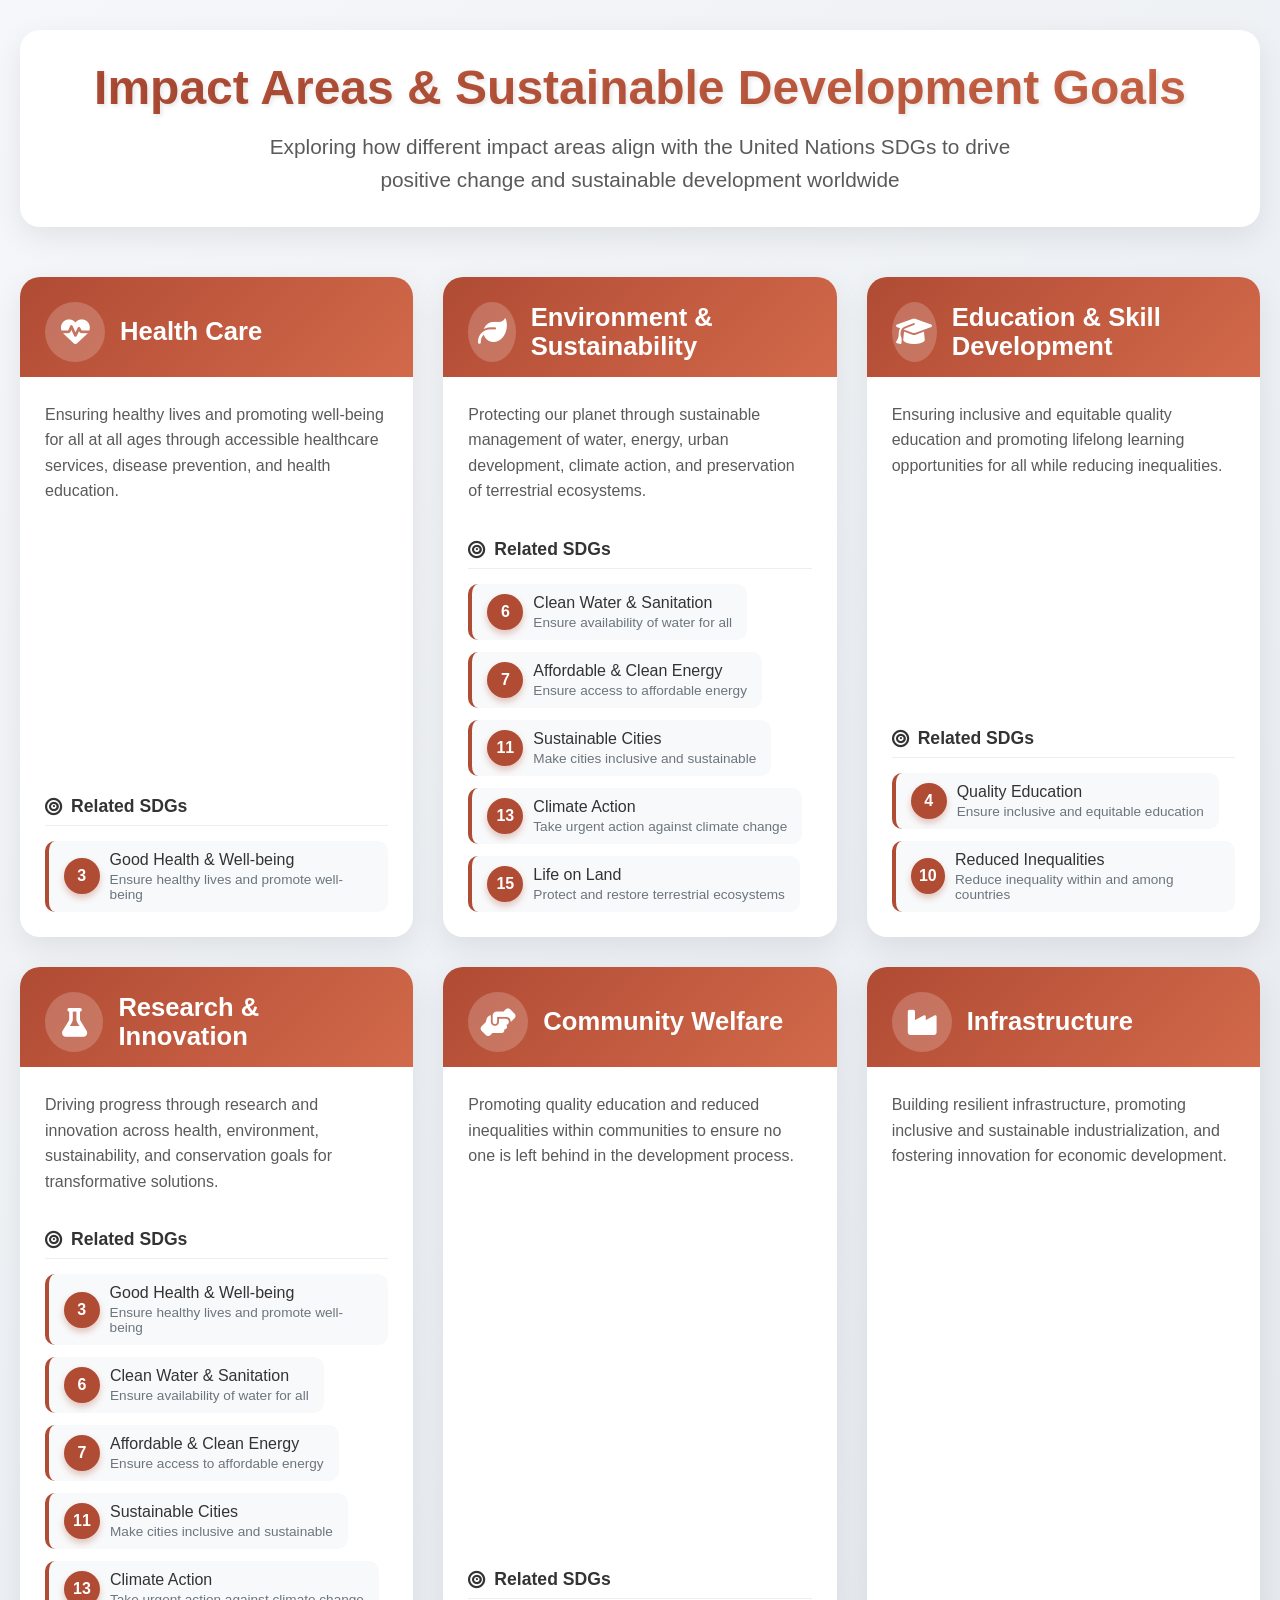
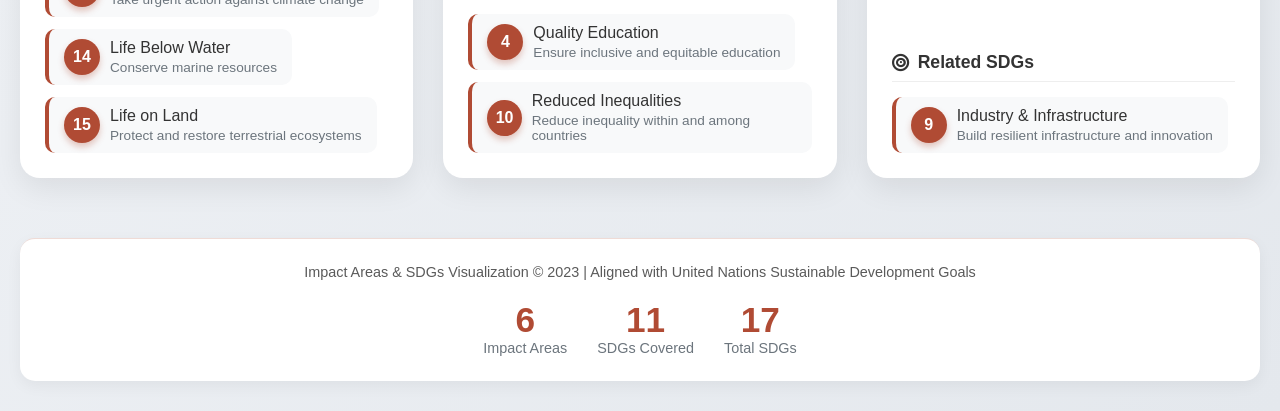
<file: assets/img/services/sdf.html>
<!DOCTYPE html>
<html lang="en">
<head>
    <meta charset="UTF-8">
    <meta name="viewport" content="width=device-width, initial-scale=1.0">
    <title>Impact Areas & SDGs</title>
    <link rel="stylesheet" href="https://cdnjs.cloudflare.com/ajax/libs/font-awesome/6.4.0/css/all.min.css">
    <style>
        * {
            margin: 0;
            padding: 0;
            box-sizing: border-box;
            font-family: 'Segoe UI', Tahoma, Geneva, Verdana, sans-serif;
        }
        
        body {
            background: linear-gradient(135deg, #f5f7fa 0%, #e4e8ed 100%);
            color: #333;
            min-height: 100vh;
            padding: 30px 20px;
        }
        
        .container {
            max-width: 1300px;
            margin: 0 auto;
        }
        
        header {
            text-align: center;
            margin-bottom: 50px;
            padding: 30px 20px;
            background: white;
            border-radius: 20px;
            box-shadow: 0 10px 30px rgba(0, 0, 0, 0.08);
        }
        
        h1 {
            font-size: 3rem;
            margin-bottom: 15px;
            background: linear-gradient(135deg, #b04b34, #d2694a);
            -webkit-background-clip: text;
            -webkit-text-fill-color: transparent;
            text-shadow: 2px 2px 4px rgba(0, 0, 0, 0.1);
        }
        
        .subtitle {
            font-size: 1.3rem;
            max-width: 800px;
            margin: 0 auto;
            color: #5a5a5a;
            line-height: 1.6;
        }
        
        .impact-grid {
            display: grid;
            grid-template-columns: repeat(auto-fit, minmax(380px, 1fr));
            gap: 30px;
            margin-top: 40px;
        }
        
        .impact-card {
            background: white;
            border-radius: 20px;
            overflow: hidden;
            box-shadow: 0 10px 30px rgba(0, 0, 0, 0.08);
            transition: transform 0.4s ease, box-shadow 0.4s ease;
            display: flex;
            flex-direction: column;
            height: 100%;
        }
        
        .impact-card:hover {
            transform: translateY(-10px);
            box-shadow: 0 15px 35px rgba(0, 0, 0, 0.15);
        }
        
        .card-header {
            padding: 25px 25px 15px;
            background: linear-gradient(135deg, #b04b34, #d2694a);
            color: white;
            display: flex;
            align-items: center;
            gap: 15px;
        }
        
        .card-icon {
            width: 60px;
            height: 60px;
            border-radius: 50%;
            background: rgba(255, 255, 255, 0.2);
            display: flex;
            align-items: center;
            justify-content: center;
            font-size: 1.8rem;
        }
        
        .card-header h3 {
            font-size: 1.6rem;
            font-weight: 600;
        }
        
        .card-content {
            padding: 25px;
            flex-grow: 1;
            display: flex;
            flex-direction: column;
        }
        
        .card-content p {
            color: #5a5a5a;
            line-height: 1.6;
            margin-bottom: 25px;
            flex-grow: 1;
        }
        
        .sdg-section {
            margin-top: 10px;
        }
        
        .sdg-section h4 {
            font-size: 1.1rem;
            margin-bottom: 15px;
            color: #333;
            display: flex;
            align-items: center;
            gap: 8px;
            padding-bottom: 8px;
            border-bottom: 1px solid #eee;
        }
        
        .sdg-list {
            display: flex;
            flex-wrap: wrap;
            gap: 12px;
        }
        
        .sdg-item {
            display: flex;
            align-items: center;
            gap: 10px;
            background: #f8f9fa;
            padding: 10px 15px;
            border-radius: 10px;
            transition: all 0.3s ease;
            border-left: 4px solid #b04b34;
        }
        
        .sdg-item:hover {
            background: #e9ecef;
            transform: translateX(5px);
        }
        
        .sdg-number {
            width: 36px;
            height: 36px;
            border-radius: 50%;
            background: #b04b34;
            color: white;
            display: flex;
            align-items: center;
            justify-content: center;
            font-weight: bold;
            font-size: 1rem;
            box-shadow: 0 4px 6px rgba(176, 75, 52, 0.3);
        }
        
        .sdg-name {
            font-weight: 500;
            color: #333;
        }
        
        .sdg-description {
            font-size: 0.85rem;
            color: #6c757d;
            margin-top: 3px;
        }
        
        footer {
            text-align: center;
            margin-top: 60px;
            padding: 25px;
            color: #5a5a5a;
            font-size: 0.9rem;
            border-top: 1px solid rgba(176, 75, 52, 0.2);
            background: white;
            border-radius: 15px;
            box-shadow: 0 5px 15px rgba(0, 0, 0, 0.05);
        }
        
        .stats {
            display: flex;
            justify-content: center;
            gap: 30px;
            margin-top: 20px;
        }
        
        .stat {
            text-align: center;
        }
        
        .stat-number {
            font-size: 2.2rem;
            font-weight: 700;
            color: #b04b34;
        }
        
        .stat-label {
            font-size: 0.9rem;
            color: #6c757d;
        }
        
        @media (max-width: 768px) {
            .impact-grid {
                grid-template-columns: 1fr;
            }
            
            h1 {
                font-size: 2.2rem;
            }
            
            .stats {
                flex-direction: column;
                gap: 15px;
            }
        }
    </style>
</head>
<body>
    <div class="container">
        <header>
            <h1>Impact Areas & Sustainable Development Goals</h1>
            <p class="subtitle">Exploring how different impact areas align with the United Nations SDGs to drive positive change and sustainable development worldwide</p>
        </header>
        
        <div class="impact-grid">
            <!-- Health Care -->
            <div class="impact-card">
                <div class="card-header">
                    <div class="card-icon">
                        <i class="fas fa-heartbeat"></i>
                    </div>
                    <h3>Health Care</h3>
                </div>
                <div class="card-content">
                    <p>Ensuring healthy lives and promoting well-being for all at all ages through accessible healthcare services, disease prevention, and health education.</p>
                    <div class="sdg-section">
                        <h4><i class="fas fa-bullseye"></i> Related SDGs</h4>
                        <div class="sdg-list">
                            <div class="sdg-item">
                                <div class="sdg-number">3</div>
                                <div>
                                    <div class="sdg-name">Good Health & Well-being</div>
                                    <div class="sdg-description">Ensure healthy lives and promote well-being</div>
                                </div>
                            </div>
                        </div>
                    </div>
                </div>
            </div>
            
            <!-- Environment & Sustainability -->
            <div class="impact-card">
                <div class="card-header">
                    <div class="card-icon">
                        <i class="fas fa-leaf"></i>
                    </div>
                    <h3>Environment & Sustainability</h3>
                </div>
                <div class="card-content">
                    <p>Protecting our planet through sustainable management of water, energy, urban development, climate action, and preservation of terrestrial ecosystems.</p>
                    <div class="sdg-section">
                        <h4><i class="fas fa-bullseye"></i> Related SDGs</h4>
                        <div class="sdg-list">
                            <div class="sdg-item">
                                <div class="sdg-number">6</div>
                                <div>
                                    <div class="sdg-name">Clean Water & Sanitation</div>
                                    <div class="sdg-description">Ensure availability of water for all</div>
                                </div>
                            </div>
                            <div class="sdg-item">
                                <div class="sdg-number">7</div>
                                <div>
                                    <div class="sdg-name">Affordable & Clean Energy</div>
                                    <div class="sdg-description">Ensure access to affordable energy</div>
                                </div>
                            </div>
                            <div class="sdg-item">
                                <div class="sdg-number">11</div>
                                <div>
                                    <div class="sdg-name">Sustainable Cities</div>
                                    <div class="sdg-description">Make cities inclusive and sustainable</div>
                                </div>
                            </div>
                            <div class="sdg-item">
                                <div class="sdg-number">13</div>
                                <div>
                                    <div class="sdg-name">Climate Action</div>
                                    <div class="sdg-description">Take urgent action against climate change</div>
                                </div>
                            </div>
                            <div class="sdg-item">
                                <div class="sdg-number">15</div>
                                <div>
                                    <div class="sdg-name">Life on Land</div>
                                    <div class="sdg-description">Protect and restore terrestrial ecosystems</div>
                                </div>
                            </div>
                        </div>
                    </div>
                </div>
            </div>
            
            <!-- Education & Skill Development -->
            <div class="impact-card">
                <div class="card-header">
                    <div class="card-icon">
                        <i class="fas fa-graduation-cap"></i>
                    </div>
                    <h3>Education & Skill Development</h3>
                </div>
                <div class="card-content">
                    <p>Ensuring inclusive and equitable quality education and promoting lifelong learning opportunities for all while reducing inequalities.</p>
                    <div class="sdg-section">
                        <h4><i class="fas fa-bullseye"></i> Related SDGs</h4>
                        <div class="sdg-list">
                            <div class="sdg-item">
                                <div class="sdg-number">4</div>
                                <div>
                                    <div class="sdg-name">Quality Education</div>
                                    <div class="sdg-description">Ensure inclusive and equitable education</div>
                                </div>
                            </div>
                            <div class="sdg-item">
                                <div class="sdg-number">10</div>
                                <div>
                                    <div class="sdg-name">Reduced Inequalities</div>
                                    <div class="sdg-description">Reduce inequality within and among countries</div>
                                </div>
                            </div>
                        </div>
                    </div>
                </div>
            </div>
            
            <!-- Research & Innovation -->
            <div class="impact-card">
                <div class="card-header">
                    <div class="card-icon">
                        <i class="fas fa-flask"></i>
                    </div>
                    <h3>Research & Innovation</h3>
                </div>
                <div class="card-content">
                    <p>Driving progress through research and innovation across health, environment, sustainability, and conservation goals for transformative solutions.</p>
                    <div class="sdg-section">
                        <h4><i class="fas fa-bullseye"></i> Related SDGs</h4>
                        <div class="sdg-list">
                            <div class="sdg-item">
                                <div class="sdg-number">3</div>
                                <div>
                                    <div class="sdg-name">Good Health & Well-being</div>
                                    <div class="sdg-description">Ensure healthy lives and promote well-being</div>
                                </div>
                            </div>
                            <div class="sdg-item">
                                <div class="sdg-number">6</div>
                                <div>
                                    <div class="sdg-name">Clean Water & Sanitation</div>
                                    <div class="sdg-description">Ensure availability of water for all</div>
                                </div>
                            </div>
                            <div class="sdg-item">
                                <div class="sdg-number">7</div>
                                <div>
                                    <div class="sdg-name">Affordable & Clean Energy</div>
                                    <div class="sdg-description">Ensure access to affordable energy</div>
                                </div>
                            </div>
                            <div class="sdg-item">
                                <div class="sdg-number">11</div>
                                <div>
                                    <div class="sdg-name">Sustainable Cities</div>
                                    <div class="sdg-description">Make cities inclusive and sustainable</div>
                                </div>
                            </div>
                            <div class="sdg-item">
                                <div class="sdg-number">13</div>
                                <div>
                                    <div class="sdg-name">Climate Action</div>
                                    <div class="sdg-description">Take urgent action against climate change</div>
                                </div>
                            </div>
                            <div class="sdg-item">
                                <div class="sdg-number">14</div>
                                <div>
                                    <div class="sdg-name">Life Below Water</div>
                                    <div class="sdg-description">Conserve marine resources</div>
                                </div>
                            </div>
                            <div class="sdg-item">
                                <div class="sdg-number">15</div>
                                <div>
                                    <div class="sdg-name">Life on Land</div>
                                    <div class="sdg-description">Protect and restore terrestrial ecosystems</div>
                                </div>
                            </div>
                        </div>
                    </div>
                </div>
            </div>
            
            <!-- Community Welfare -->
            <div class="impact-card">
                <div class="card-header">
                    <div class="card-icon">
                        <i class="fas fa-hands-helping"></i>
                    </div>
                    <h3>Community Welfare</h3>
                </div>
                <div class="card-content">
                    <p>Promoting quality education and reduced inequalities within communities to ensure no one is left behind in the development process.</p>
                    <div class="sdg-section">
                        <h4><i class="fas fa-bullseye"></i> Related SDGs</h4>
                        <div class="sdg-list">
                            <div class="sdg-item">
                                <div class="sdg-number">4</div>
                                <div>
                                    <div class="sdg-name">Quality Education</div>
                                    <div class="sdg-description">Ensure inclusive and equitable education</div>
                                </div>
                            </div>
                            <div class="sdg-item">
                                <div class="sdg-number">10</div>
                                <div>
                                    <div class="sdg-name">Reduced Inequalities</div>
                                    <div class="sdg-description">Reduce inequality within and among countries</div>
                                </div>
                            </div>
                        </div>
                    </div>
                </div>
            </div>
            
            <!-- Infrastructure -->
            <div class="impact-card">
                <div class="card-header">
                    <div class="card-icon">
                        <i class="fas fa-industry"></i>
                    </div>
                    <h3>Infrastructure</h3>
                </div>
                <div class="card-content">
                    <p>Building resilient infrastructure, promoting inclusive and sustainable industrialization, and fostering innovation for economic development.</p>
                    <div class="sdg-section">
                        <h4><i class="fas fa-bullseye"></i> Related SDGs</h4>
                        <div class="sdg-list">
                            <div class="sdg-item">
                                <div class="sdg-number">9</div>
                                <div>
                                    <div class="sdg-name">Industry & Infrastructure</div>
                                    <div class="sdg-description">Build resilient infrastructure and innovation</div>
                                </div>
                            </div>
                        </div>
                    </div>
                </div>
            </div>
        </div>
        
        <footer>
            <p>Impact Areas & SDGs Visualization &copy; 2023 | Aligned with United Nations Sustainable Development Goals</p>
            <div class="stats">
                <div class="stat">
                    <div class="stat-number">6</div>
                    <div class="stat-label">Impact Areas</div>
                </div>
                <div class="stat">
                    <div class="stat-number">11</div>
                    <div class="stat-label">SDGs Covered</div>
                </div>
                <div class="stat">
                    <div class="stat-number">17</div>
                    <div class="stat-label">Total SDGs</div>
                </div>
            </div>
        </footer>
    </div>
</body>
</html>
</file>
<file: assets/css/main.css>
/* Fonts */
:root {
  --default-font: "Roboto",  system-ui, -apple-system, "Segoe UI", Roboto, "Helvetica Neue", Arial, "Noto Sans", "Liberation Sans", sans-serif, "Apple Color Emoji", "Segoe UI Emoji", "Segoe UI Symbol", "Noto Color Emoji";
  --heading-font: "Ubuntu",  sans-serif;
  --nav-font: "Rubik",  sans-serif;
}

/* Global Colors - The following color variables are used throughout the website. Updating them here will change the color scheme of the entire website */
:root { 
  --background-color: #ffffff; /* Background color for the entire website, including individual sections */
  --default-color: #3b5353; /* Default color used for the majority of the text content across the entire website */
  --heading-color: #193838; /* Color for headings, subheadings and title throughout the website */
  --accent-color: #B04B34; /* Accent color that represents your brand on the website. It's used for buttons, links, and other elements that need to stand out */
  --surface-color: #ffffff; /* The surface color is used as a background of boxed elements within sections, such as cards, icon boxes, or other elements that require a visual separation from the global background. */
  --contrast-color: #ffffff; /* Contrast color for text, ensuring readability against backgrounds of accent, heading, or default colors. */
}

/* Nav Menu Colors - The following color variables are used specifically for the navigation menu. They are separate from the global colors to allow for more customization options */
:root {
  --nav-color: #3b5353;  /* The default color of the main navmenu links */
  --nav-hover-color: #B04B34; /* Applied to main navmenu links when they are hovered over or active */
  --nav-mobile-background-color: #ffffff; /* Used as the background color for mobile navigation menu */
  --nav-dropdown-background-color: #ffffff; /* Used as the background color for dropdown items that appear when hovering over primary navigation items */
  --nav-dropdown-color: #3b5353; /* Used for navigation links of the dropdown items in the navigation menu. */
  --nav-dropdown-hover-color: #00a19e; /* Similar to --nav-hover-color, this color is applied to dropdown navigation links when they are hovered over. */
}

/* Color Presets - These classes override global colors when applied to any section or element, providing reuse of the sam color scheme. */

.light-background {
  --background-color: #f0f6f5;
  --surface-color: #ffffff;
}

.dark-background {
  --background-color: #031a1a;
  --default-color: #ffffff;
  --heading-color: #ffffff;
  --surface-color: #0f1b30;
  --contrast-color: #ffffff;
}

/* Smooth scroll */
:root {
  scroll-behavior: smooth;
}

/*--------------------------------------------------------------
# General Styling & Shared Classes
--------------------------------------------------------------*/
body {
  color: var(--default-color);
  background-color: var(--background-color);
  font-family: var(--default-font);
}

a {
  color: var(--accent-color);
  text-decoration: none;
  transition: 0.3s;
}

a:hover {
  color: color-mix(in srgb, var(--accent-color), transparent 25%);
  text-decoration: none;
}

h1,
h2,
h3,
h4,
h5,
h6 {
  color: var(--heading-color);
  font-family: var(--heading-font);
}


/*--------------------------------------------------------------
# Global Header
--------------------------------------------------------------*/
.header {
  --background-color: rgba(255, 255, 255, 0);
  color: var(--default-color);
  background-color: var(--background-color);
  padding: 15px 0;
  transition: all 0.5s;
  z-index: 997;
}

.header .logo {
  line-height: 1;
}

.header .logo img {
  max-height: 76px;
  margin-right: 8px;
}

.header .logo h1 {
  font-size: 30px;
  margin: 0;
  font-weight: 500;
  color:#ffffff;
}

.header .btn-getstarted,
.header .btn-getstarted:focus {
  color: var(--contrast-color);
  background: var(--accent-color);
  font-size: 18px;
  padding: 10px 26px;
  margin: 0;
  border-radius: 4px;
  transition: 0.3s;
}

.header .btn-getstarted:hover,
.header .btn-getstarted:focus:hover {
  color: var(--contrast-color);
  background: color-mix(in srgb, var(--accent-color), transparent 15%);
}

@media (max-width: 1200px) {
  .header .logo {
    order: 1;
  }

  .header .btn-getstarted {
    order: 2;
    margin: 0 15px 0 0;
    padding: 6px 20px;
  }

  .header .navmenu {
    order: 3;
  }
}

.scrolled .header {
  box-shadow: 0px 0 18px rgba(0, 0, 0, 0.1);
}

/* Global Header on Scroll
------------------------------*/
.scrolled .header {
  --background-color: #ffffff;
}

/* Index Page Header on Scroll
------------------------------*/
.index-page.scrolled .header {
  --background-color: #ffffff;
}


/*--------------------------------------------------------------
# Global Footer
--------------------------------------------------------------*/
.footer {
  color: var(--default-color);
  background-color: var(--background-color);
  font-size: 14px;
  padding-bottom: 50px;
  position: relative;
}

.footer .footer-top {
  padding-top: 50px;
  border-top: 1px solid color-mix(in srgb, var(--default-color), transparent 90%);
}

.footer .footer-about .logo {
  line-height: 1;
  margin-bottom: 25px;
}

.footer .footer-about .logo img {
  max-height: 40px;
  margin-right: 6px;
}

.footer .footer-about .logo span {
  color: var(--heading-color);
  font-size: 30px;
  font-weight: 500;
  letter-spacing: 1px;
  font-family: var(--heading-font);
}

.footer .footer-about p {
  font-size: 14px;
  font-family: var(--heading-font);
}

.footer .social-links a {
  display: flex;
  align-items: center;
  justify-content: center;
  width: 40px;
  height: 40px;
  border-radius: 50%;
  border: 1px solid color-mix(in srgb, var(--default-color), transparent 50%);
  font-size: 16px;
  color: color-mix(in srgb, var(--default-color), transparent 50%);
  margin-right: 10px;
  transition: 0.3s;
}

.footer .social-links a:hover {
  color: var(--accent-color);
  border-color: var(--accent-color);
}

.footer h4 {
  font-size: 16px;
  font-weight: bold;
  position: relative;
  padding-bottom: 12px;
}

.footer .footer-links {
  margin-bottom: 30px;
}

.footer .footer-links ul {
  list-style: none;
  padding: 0;
  margin: 0;
}

.footer .footer-links ul i {
  padding-right: 2px;
  font-size: 12px;
  line-height: 0;
}

.footer .footer-links ul li {
  padding: 10px 0;
  display: flex;
  align-items: center;
}

.footer .footer-links ul li:first-child {
  padding-top: 0;
}

.footer .footer-links ul a {
  color: color-mix(in srgb, var(--default-color), transparent 20%);
  display: inline-block;
  line-height: 1;
}

.footer .footer-links ul a:hover {
  color: var(--accent-color);
}

.footer .footer-contact p {
  margin-bottom: 5px;
}

.footer .copyright {
  padding-top: 25px;
  padding-bottom: 25px;
  background-color: color-mix(in srgb, var(--default-color), transparent 95%);
}

.footer .copyright p {
  margin-bottom: 0;
}

.footer .credits {
  margin-top: 6px;
  font-size: 13px;
}

/*--------------------------------------------------------------
# Scroll Top Button
--------------------------------------------------------------*/
.scroll-top {
  position: fixed;
  visibility: hidden;
  opacity: 0;
  right: 15px;
  bottom: -15px;
  z-index: 99999;
  background-color: var(--accent-color);
  width: 44px;
  height: 44px;
  border-radius: 50px;
  transition: all 0.4s;
}

.scroll-top i {
  font-size: 24px;
  color: var(--contrast-color);
  line-height: 0;
}

.scroll-top:hover {
  background-color: color-mix(in srgb, var(--accent-color), transparent 20%);
  color: var(--contrast-color);
}

.scroll-top.active {
  visibility: visible;
  opacity: 1;
  bottom: 15px;
}

/*--------------------------------------------------------------
# Disable aos animation delay on mobile devices
--------------------------------------------------------------*/
@media screen and (max-width: 768px) {
  [data-aos-delay] {
    transition-delay: 0 !important;
  }
}

/*--------------------------------------------------------------
# Global Page Titles & Breadcrumbs
--------------------------------------------------------------*/
.page-title {
  color: var(--default-color);
  background-color: var(--background-color);
  padding: 20px 0;
  position: relative;
}

.page-title h1 {
  font-size: 28px;
  font-weight: 700;
  margin: 0;
}

.page-title .breadcrumbs ol {
  display: flex;
  flex-wrap: wrap;
  list-style: none;
  padding: 0 0 10px 0;
  margin: 0;
  font-size: 14px;
  font-weight: 400;
}

.page-title .breadcrumbs ol li+li {
  padding-left: 10px;
}

.page-title .breadcrumbs ol li+li::before {
  content: "/";
  display: inline-block;
  padding-right: 10px;
  color: color-mix(in srgb, var(--default-color), transparent 70%);
}

/*--------------------------------------------------------------
# Global Sections
--------------------------------------------------------------*/
section,
.section {
  color: var(--default-color);
  background-color: var(--background-color);
  padding: 60px 0;
  scroll-margin-top: 90px;
  overflow: clip;
}

@media (max-width: 1199px) {

  section,
  .section {
    scroll-margin-top: 66px;
  }
}

/*--------------------------------------------------------------
# Global Section Titles
--------------------------------------------------------------*/
.section-title {
  text-align: center;
  padding: 30px 0;
  margin-bottom: 30px;
  position: relative;
}

.section-title h2 {
  font-size: 2rem;
  font-weight: 700;
  text-transform: uppercase;
  margin-bottom: 20px;
  padding-bottom: 0;
  position: relative;
  z-index: 2;
}

.section-title span {
  position: absolute;
  top: 4px;
  color: color-mix(in srgb, var(--heading-color), transparent 95%);
  left: 0;
  right: 0;
  z-index: 1;
  font-weight: 700;
  font-size: 52px;
  text-transform: uppercase;
  line-height: 1;
}

.section-title p {
  margin-bottom: 0;
  position: relative;
  z-index: 2;
}

@media (max-width: 575px) {
  .section-title h2 {
    font-size: 28px;
    margin-bottom: 15px;
  }

  .section-title span {
    font-size: 38px;
  }
}
.section-title h2::after {
  content: none !important;
}
/*--------------------------------------------------------------
# Hero Section
--------------------------------------------------------------*/
.hero {
  padding: 140px 0 60px 0;
  background: linear-gradient(135deg, var(--surface-color) 0%, color-mix(in srgb, var(--accent-color), transparent 95%) 100%);
  position: relative;
  overflow: hidden;
}

.hero::before {
  content: "";
  position: absolute;
  top: 0;
  left: 0;
  right: 0;
  bottom: 0;
  background: radial-gradient(circle at 20% 80%, color-mix(in srgb, var(--accent-color), transparent 90%) 0%, transparent 50%);
  pointer-events: none;
}

.hero .hero-content {
  padding: 20px 0;
}

.hero .hero-content .hero-title {
  font-size: 3.5rem;
  font-weight: 300;
  line-height: 1.2;
  margin-bottom: 32px;
  color: var(--heading-color);
}

@media (max-width: 768px) {
  .hero .hero-content .hero-title {
    font-size: 2.5rem;
    margin-bottom: 24px;
  }
}

.hero .hero-content .hero-description {
  font-size: 1.25rem;
  line-height: 1.7;
  color: color-mix(in srgb, var(--default-color), transparent 20%);
  margin-bottom: 48px;
  font-weight: 300;
}

@media (max-width: 768px) {
  .hero .hero-content .hero-description {
    font-size: 1.125rem;
    margin-bottom: 40px;
  }
}

.hero .hero-content .hero-actions {
  display: flex;
  align-items: center;
  gap: 32px;
  margin-bottom: 64px;
}

@media (max-width: 576px) {
  .hero .hero-content .hero-actions {
    flex-direction: column;
    gap: 20px;
    margin-bottom: 48px;
  }
}

.hero .hero-content .hero-actions .btn-primary {
  background: var(--accent-color);
  color: var(--contrast-color);
  padding: 16px 32px;
  border-radius: 6px;
  font-weight: 400;
  font-size: 1rem;
  text-decoration: none;
  transition: all 0.3s ease;
  display: inline-block;
}

.hero .hero-content .hero-actions .btn-primary:hover {
  background: color-mix(in srgb, var(--accent-color), black 10%);
  transform: translateY(-2px);
  box-shadow: 0 8px 25px color-mix(in srgb, var(--accent-color), transparent 70%);
}

.hero .hero-content .hero-actions .btn-secondary {
  display: flex;
  align-items: center;
  gap: 12px;
  color: var(--heading-color);
  text-decoration: none;
  font-weight: 400;
  transition: all 0.3s ease;
}

.hero .hero-content .hero-actions .btn-secondary i {
  font-size: 1.5rem;
  color: var(--accent-color);
}

.hero .hero-content .hero-actions .btn-secondary:hover {
  color: var(--accent-color);
  transform: translateX(4px);
}

.hero .hero-content .hero-stats {
  display: flex;
  gap: 48px;
}

@media (max-width: 768px) {
  .hero .hero-content .hero-stats {
    gap: 32px;
  }
}

@media (max-width: 576px) {
  .hero .hero-content .hero-stats {
    flex-direction: column;
    gap: 24px;
  }
}

.hero .hero-content .hero-stats .stat-item {
  text-align: left;
}

.hero .hero-content .hero-stats .stat-item .stat-number {
  display: block;
  font-size: 2rem;
  font-weight: 300;
  color: var(--accent-color);
  margin-bottom: 4px;
}

.hero .hero-content .hero-stats .stat-item .stat-label {
  font-size: 0.875rem;
  color: color-mix(in srgb, var(--default-color), transparent 40%);
  font-weight: 400;
}

.hero .hero-visual {
  position: relative;
}

.hero .hero-visual .hero-image-wrapper {
  position: relative;
  height: 100%;
  border-radius: 12px;
  overflow: hidden;
}

.hero .hero-visual .hero-image-wrapper .hero-image {
  width: 100%;
  height: 100%;
  object-fit: cover;
}

.hero .hero-visual .floating-elements {
  position: absolute;
  top: 0;
  left: 0;
  right: 0;
  bottom: 0;
  pointer-events: none;
}

.hero .hero-visual .floating-elements .floating-card {
  position: absolute;
  background: var(--surface-color);
  padding: 16px 20px;
  border-radius: 8px;
  box-shadow: 0 8px 32px color-mix(in srgb, var(--default-color), transparent 85%);
  display: flex;
  align-items: center;
  gap: 12px;
  animation: floating 3s ease-in-out infinite;
}

.hero .hero-visual .floating-elements .floating-card i {
  font-size: 1.125rem;
  color: var(--accent-color);
}

.hero .hero-visual .floating-elements .floating-card span {
  font-size: 0.875rem;
  font-weight: 500;
  color: var(--heading-color);
  white-space: nowrap;
}

.hero .hero-visual .floating-elements .floating-card.card-1 {
  top: 10px;
  left: 40%;
  animation-delay: 0s;
}

.hero .hero-visual .floating-elements .floating-card.card-2 {
  top: 50%;
  right: 15px;
  animation-delay: -1s;
}

.hero .hero-visual .floating-elements .floating-card.card-3 {
  bottom: 25%;
  left: 15px;
  animation-delay: -2s;
}

@media (max-width: 768px) {
  .hero .hero-visual .floating-elements .floating-card {
    padding: 12px 16px;
  }

  .hero .hero-visual .floating-elements .floating-card span {
    font-size: 0.75rem;
  }

  .hero .hero-visual .floating-elements .floating-card.card-1 {
    left: 5px;
  }

  .hero .hero-visual .floating-elements .floating-card.card-2 {
    right: 5px;
  }

  .hero .hero-visual .floating-elements .floating-card.card-3 {
    left: 10px;
  }
}

@keyframes floating {

  0%,
  100% {
    transform: translateY(0);
  }

  50% {
    transform: translateY(-10px);
  }
}

@media (max-width: 992px) {
  .hero {
    padding: 80px 0;
  }
}

@media (max-width: 768px) {
  .hero {
    padding: 60px 0;
  }
}
.dropdown {
  position: relative;
}

.dropdown-menu {
  display: none;
  position: absolute;
  background: white;
  padding: 10px 0;
  list-style: none;
  min-width: 200px;
  box-shadow: 0 2px 8px rgba(0,0,0,0.15);
}

.dropdown:hover .dropdown-menu {
  display: block;
}

.dropdown-menu li a {
  display: block;
  padding: 8px 15px;
  color: #333;
  text-decoration: none;
}

.dropdown-menu li a:hover {
  background: #f4f4f4;
}

/*--------------------------------------------------------------
# About Section
--------------------------------------------------------------*/
.about .content-wrapper {
  padding-right: 2rem;
}

@media (max-width: 992px) {
  .about .content-wrapper {
    padding-right: 0;
    margin-bottom: 3rem;
  }
}

.about .section-header {
  margin-bottom: 2rem;
}

.about .section-header h2 {
  font-size: 2.25rem;
  line-height: 1.2;
  margin: 0;
  font-weight: 700;
  text-transform: uppercase;
}

@media (max-width: 768px) {
  .about .section-header h2 {
    font-size: 1.875rem;
  }
}

.about .section-badge {
  display: inline-block;
  background-color: color-mix(in srgb, var(--accent-color), transparent 90%);
  color: var(--accent-color);
  padding: 0.5rem 1rem;
  border-radius: 4px;
  font-size: 0.875rem;
  font-weight: 600;
  margin-bottom: 1rem;
  letter-spacing: 0.5px;
}

.about .lead-text {
  font-size: 1.125rem;
  line-height: 1.6;
  margin-bottom: 1.5rem;
  color: var(--heading-color);
  font-weight: 500;
}

.about .description-text {
  color: color-mix(in srgb, var(--default-color), transparent 25%);
  line-height: 1.7;
  margin-bottom: 2.5rem;
}

.about .stats-grid {
  display: grid;
  grid-template-columns: repeat(2, 1fr);
  gap: 1.5rem;
}

@media (max-width: 576px) {
  .about .stats-grid {
    grid-template-columns: 1fr;
    gap: 1rem;
  }
}

.about .stat-item {
  text-align: center;
  padding: 1.5rem 1rem;
  background-color: var(--surface-color);
  border-radius: 8px;
  border: 1px solid color-mix(in srgb, var(--default-color), transparent 90%);
  transition: all 0.3s ease;
}

.about .stat-item:hover {
  border-color: var(--accent-color);
  box-shadow: 0 4px 20px rgba(0, 0, 0, 0.08);
}

.about .stat-item .stat-number {
  font-size: 2rem;
  font-weight: 700;
  color: var(--accent-color);
  line-height: 1;
  margin-bottom: 0.5rem;
}

.about .stat-item .stat-label {
  font-size: 0.875rem;
  color: color-mix(in srgb, var(--default-color), transparent 30%);
  margin: 0;
}

.about .visual-section {
  position: relative;
}

.about .main-image-container {
  position: relative;
  margin-bottom: 2rem;
}

.about .main-image-container .main-visual {
  border-radius: 12px;
  box-shadow: 0 10px 40px rgba(0, 0, 0, 0.1);
}

.about .main-image-container .overlay-card {
  position: absolute;
  bottom: -20px;
  left: -20px;
  background-color: var(--surface-color);
  padding: 1.5rem;
  border-radius: 8px;
  box-shadow: 0 8px 30px rgba(0, 0, 0, 0.15);
  max-width: 280px;
  border: 1px solid color-mix(in srgb, var(--default-color), transparent 90%);
}

@media (max-width: 992px) {
  .about .main-image-container .overlay-card {
    position: static;
    margin-top: 2rem;
    max-width: none;
  }
}

.about .main-image-container .overlay-card .card-content {
  position: relative;
}

.about .main-image-container .overlay-card .card-content h4 {
  margin-bottom: 0.5rem;
  font-size: 1.125rem;
  color: var(--heading-color);
}

.about .main-image-container .overlay-card .card-content p {
  margin: 0;
  font-size: 0.875rem;
  color: color-mix(in srgb, var(--default-color), transparent 30%);
  line-height: 1.5;
}

.about .main-image-container .overlay-card .card-content .card-icon {
  position: absolute;
  top: -8px;
  right: -8px;
  background-color: var(--accent-color);
  color: var(--contrast-color);
  width: 40px;
  height: 40px;
  border-radius: 50%;
  display: flex;
  align-items: center;
  justify-content: center;
}

.about .main-image-container .overlay-card .card-content .card-icon i {
  font-size: 1.125rem;
}

.about .secondary-images .secondary-img {
  border-radius: 8px;
  object-fit: cover;
  transition: transform 0.3s ease;
}

.about .secondary-images .secondary-img:hover {
  transform: scale(1.05);
}

.about .features-section {
  padding: 3rem 0;
  background-color: color-mix(in srgb, var(--surface-color), var(--background-color) 50%);
  border-radius: 12px;
  margin-top: 2rem;
}

.about .feature-box {
  text-align: center;
  padding: 1.5rem;
}

.about .feature-box .feature-icon {
  width: 70px;
  height: 70px;
  background-color: var(--accent-color);
  color: var(--contrast-color);
  border-radius: 50%;
  display: flex;
  align-items: center;
  justify-content: center;
  margin: 0 auto 1.5rem;
  font-size: 1.5rem;
  transition: transform 0.3s ease;
}

.about .feature-box .feature-icon:hover {
  transform: translateY(-5px);
}

.about .feature-box h5 {
  font-size: 1.25rem;
  margin-bottom: 1rem;
  color: var(--heading-color);
  font-weight: 600;
}

.about .feature-box p {
  color: color-mix(in srgb, var(--default-color), transparent 25%);
  line-height: 1.6;
  margin: 0;
}


/*--------------------------------------------------------------
# Features Cards Section
--------------------------------------------------------------*/
.features-cards .feature-card,
.features-cards .compliance-card {
  background-color: var(--surface-color);
  border-radius: 10px;
  padding: 30px;
  height: 100%;
  transition: all 0.3s ease;
  position: relative;
  border: 1px solid transparent;
  box-shadow: 0 5px 15px rgba(0, 0, 0, 0.05);
  overflow: hidden;
}

.features-cards .feature-card:hover,
.features-cards .compliance-card:hover {
  transform: translateY(-5px);
  box-shadow: 0 10px 30px rgba(0, 0, 0, 0.1);
  border: 1px solid var(--accent-color);
}

.features-cards .feature-card .icon-box {
  display: inline-flex;
  align-items: center;
  justify-content: center;
  width: 60px;
  height: 60px;
  border-radius: 50%;
  background-color: color-mix(in srgb, var(--accent-color), transparent 90%);
  margin-bottom: 20px;
}

.features-cards .feature-card .icon-box i {
  font-size: 28px;
  color: var(--accent-color);
}

.features-cards .feature-card h3 {
  font-size: 22px;
  font-weight: 600;
  margin-bottom: 15px;
}

.features-cards .feature-card p {
  color: color-mix(in srgb, var(--default-color), transparent 20%);
  margin-bottom: 20px;
  font-size: 15px;
  line-height: 1.6;
}

.features-cards .feature-card .feature-list {
  list-style: none;
  padding: 0;
  margin: 0 0 20px 0;
}

.features-cards .feature-card .feature-list li {
  display: flex;
  align-items: flex-start;
  margin-bottom: 10px;
  font-size: 15px;
}

.features-cards .feature-card .feature-list li i {
  color: var(--accent-color);
  margin-right: 10px;
  font-size: 18px;
  flex-shrink: 0;
}

.features-cards .feature-card .read-more {
  display: inline-flex;
  align-items: center;
  color: var(--accent-color);
  font-weight: 500;
  font-size: 15px;
  transition: all 0.3s ease;
}

.features-cards .feature-card .read-more i {
  margin-left: 5px;
  transition: transform 0.3s ease;
}

.features-cards .feature-card .read-more:hover {
  color: color-mix(in srgb, var(--accent-color), transparent 25%);
}

.features-cards .feature-card .read-more:hover i {
  transform: translateX(5px);
}

.features-cards .compliance-card {
  text-align: center;
  padding: 25px 20px;
}

.features-cards .compliance-card h4 {
  font-size: 18px;
  font-weight: 600;
  margin-bottom: 15px;
}

.features-cards .compliance-card .status {
  display: inline-block;
  padding: 6px 12px;
  border-radius: 20px;
  font-size: 14px;
  font-weight: 500;
}

.features-cards .compliance-card .status.in-progress {
  background-color: rgba(13, 110, 253, 0.1);
  color: #0d6efd;
}

.features-cards .compliance-card .status.compliant {
  background-color: rgba(25, 135, 84, 0.1);
  color: #198754;
}

.features-cards .compliance-card .status.planned {
  background-color: rgba(108, 117, 125, 0.1);
  color: #6c757d;
}

@media (max-width: 992px) {
  .features-cards .feature-card {
    margin-bottom: 20px;
  }

  .features-cards .compliance-card {
    margin-bottom: 20px;
  }
}

@media (max-width: 768px) {
  .features-cards .feature-card .icon-box {
    width: 50px;
    height: 50px;
  }

  .features-cards .feature-card .icon-box i {
    font-size: 24px;
  }

  .features-cards .feature-card h3 {
    font-size: 20px;
  }

  .features-cards .compliance-card h4 {
    font-size: 16px;
  }
}

/*--------------------------------------------------------------
# Features 2 Section
--------------------------------------------------------------*/
.features-2 .feature-card {
  height: 100%;
  background-color: var(--surface-color);
  border-radius: 16px;
  padding: 2.5rem;
  box-shadow: 0 10px 30px color-mix(in srgb, var(--default-color), transparent 94%);
  position: relative;
  overflow: hidden;
  transition: 0.3s;
}

.features-2 .feature-card:hover {
  transform: translateY(-10px);
  box-shadow: 0 15px 40px color-mix(in srgb, var(--default-color), transparent 90%);
}

.features-2 .feature-card.highlighted {
  background: linear-gradient(135deg, color-mix(in srgb, var(--accent-color), transparent 85%), var(--surface-color));
  border: 1px solid color-mix(in srgb, var(--accent-color), transparent 75%);
}

.features-2 .feature-icon {
  display: inline-flex;
  align-items: center;
  justify-content: center;
  width: 65px;
  height: 65px;
  border-radius: 18px;
  margin-bottom: 1.5rem;
  background: linear-gradient(135deg, var(--accent-color), color-mix(in srgb, var(--accent-color), transparent 40%));
  color: var(--contrast-color);
}

.features-2 .feature-icon i {
  font-size: 1.75rem;
}

.features-2 h3 {
  font-size: 1.5rem;
  font-weight: 700;
  margin-bottom: 1rem;
}

.features-2 p {
  color: color-mix(in srgb, var(--default-color), transparent 25%);
  font-size: 1rem;
  line-height: 1.6;
  margin-bottom: 1.5rem;
}

.features-2 .feature-benefits {
  list-style: none;
  padding: 0;
  margin-bottom: 2rem;
}

.features-2 .feature-benefits li {
  display: flex;
  align-items: center;
  gap: 0.75rem;
  margin-bottom: 0.75rem;
  color: var(--heading-color);
}

.features-2 .feature-benefits li i {
  color: var(--accent-color);
  font-size: 1rem;
}

.features-2 .feature-image {
  border-radius: 12px;
  overflow: hidden;
  box-shadow: 0 10px 20px color-mix(in srgb, var(--default-color), transparent 92%);
}

.features-2 .feature-image img {
  width: 100%;
  height: auto;
  transition: transform 0.5s ease;
}

.features-2 .feature-image img:hover {
  transform: scale(1.05);
}

.features-2 .feature-testimonial {
  margin-top: 4rem;
  background-color: var(--surface-color);
  border-radius: 16px;
  box-shadow: 0 15px 40px color-mix(in srgb, var(--default-color), transparent 94%);
  overflow: hidden;
}

.features-2 .testimonial-image {
  height: 100%;
}

.features-2 .testimonial-image img {
  height: 100%;
  object-fit: cover;
}

.features-2 .testimonial-content {
  padding: 3rem;
}

.features-2 .testimonial-content .quote-icon {
  width: 60px;
  height: 60px;
  display: flex;
  align-items: center;
  justify-content: center;
  background-color: color-mix(in srgb, var(--accent-color), transparent 90%);
  color: var(--accent-color);
  font-size: 1.75rem;
  border-radius: 50%;
  margin-bottom: 1.5rem;
}

.features-2 .testimonial-content p {
  font-size: 1.25rem;
  font-style: italic;
  line-height: 1.7;
  margin-bottom: 2rem;
  color: var(--heading-color);
}

.features-2 .testimonial-content .testimonial-author h4 {
  font-size: 1.2rem;
  font-weight: 700;
  margin-bottom: 0.25rem;
}

.features-2 .testimonial-content .testimonial-author span {
  color: color-mix(in srgb, var(--default-color), transparent 30%);
  font-size: 0.95rem;
}

@media (max-width: 991px) {
  .features-2 .feature-card {
    margin-bottom: 1.5rem;
    padding: 2rem;
  }

  .features-2 .testimonial-content {
    padding: 2rem;
    text-align: center;
  }

  .features-2 .testimonial-content .quote-icon {
    margin-left: auto;
    margin-right: auto;
  }
}

@media (max-width: 767px) {
  .features-2 .feature-testimonial {
    margin-top: 2rem;
  }

  .features-2 .testimonial-image {
    max-height: 300px;
    overflow: hidden;
  }

  .features-2 .testimonial-image img {
    width: 100%;
    height: 300px;
    object-fit: cover;
  }

  .features-2 .testimonial-content {
    padding: 1.5rem;
  }

  .features-2 .testimonial-content p {
    font-size: 1.1rem;
  }
}

/*--------------------------------------------------------------
# Call To Action Section
--------------------------------------------------------------*/
.call-to-action {
  position: relative;
  overflow: hidden;
}

.call-to-action::before {
  content: "";
  position: absolute;
  top: -50%;
  right: -20%;
  width: 60%;
  height: 200%;
  background: color-mix(in srgb, var(--accent-color), transparent 96%);
  transform: rotate(-15deg);
  z-index: 1;
}

.call-to-action .container {
  position: relative;
  z-index: 2;
}

.call-to-action .image-wrapper {
  position: relative;
}

.call-to-action .image-wrapper .main-image {
  border-radius: 20px;
  box-shadow: 0 20px 40px color-mix(in srgb, var(--default-color), transparent 85%);
  transition: transform 0.3s ease;
}

.call-to-action .image-wrapper .main-image:hover {
  transform: translateY(-5px);
}

.call-to-action .image-wrapper .floating-card {
  position: absolute;
  top: 50%;
  right: -30px;
  transform: translateY(-50%);
  background: var(--accent-color);
  color: var(--contrast-color);
  padding: 30px;
  border-radius: 15px;
  max-width: 280px;
  box-shadow: 0 15px 35px color-mix(in srgb, var(--accent-color), transparent 70%);
  z-index: 3;
}

.call-to-action .image-wrapper .floating-card i {
  font-size: 2.5rem;
  margin-bottom: 15px;
  display: block;
  opacity: 0.9;
}

.call-to-action .image-wrapper .floating-card h4 {
  color: var(--contrast-color);
  font-size: 1.1rem;
  font-weight: 600;
  margin-bottom: 10px;
  line-height: 1.3;
}

.call-to-action .image-wrapper .floating-card p {
  margin: 0;
  font-size: 0.9rem;
  line-height: 1.5;
  opacity: 0.95;
}

@media (max-width: 991px) {
  .call-to-action .image-wrapper .floating-card {
    right: auto;
    left: 20px;
    transform: translateY(-30%);
    max-width: 260px;
    padding: 25px;
  }
}

@media (max-width: 576px) {
  .call-to-action .image-wrapper .floating-card {
    left: 10px;
    max-width: 240px;
    padding: 20px;
  }

  .call-to-action .image-wrapper .floating-card h4 {
    font-size: 1rem;
  }

  .call-to-action .image-wrapper .floating-card p {
    font-size: 0.85rem;
  }
}

.call-to-action .content-area {
  padding-left: 0;
}

.call-to-action .content-area h2 {
  font-size: 2.5rem;
  font-weight: 700;
  margin-bottom: 20px;
  line-height: 1.2;
  color: #B04B34;
}

@media (max-width: 768px) {
  .call-to-action .content-area h2 {
    font-size: 2rem;
  }
}

@media (max-width: 576px) {
  .call-to-action .content-area h2 {
    font-size: 1.75rem;
  }
}

.call-to-action .content-area>p {
  font-size: 1.1rem;
  color: color-mix(in srgb, var(--default-color), transparent 20%);
  margin-bottom: 30px;
  line-height: 1.6;
}

.call-to-action .feature-list {
  list-style: none;
  padding: 0;
  margin: 0 0 30px 0;
}

.call-to-action .feature-list li {
  display: flex;
  align-items: flex-start;
  margin-bottom: 15px;
}

.call-to-action .feature-list li:last-child {
  margin-bottom: 0;
}

.call-to-action .feature-list li i {
  color: #B04B34;
  font-size: 1.25rem;
  margin-right: 12px;
  margin-top: 2px;
  background: color-mix(in srgb, var(--accent-color), transparent 90%);
  width: 35px;
  height: 35px;
  border-radius: 50%;
  display: flex;
  align-items: center;
  justify-content: center;
  flex-shrink: 0;
}

.call-to-action .feature-list li span {
  font-size: 1rem;
  line-height: 1.5;
  color: #000000;
}

.call-to-action .cta-wrapper {
  margin-top: 35px;
}

.call-to-action .btn-cta {
  background: var(--accent-color);
  color: var(--contrast-color);
  padding: 15px 30px;
  border-radius: 12px;
  font-weight: 600;
  font-size: 1rem;
  text-decoration: none;
  display: inline-flex;
  align-items: center;
  transition: all 0.3s ease;
  border: none;
  box-shadow: 0 8px 20px color-mix(in srgb, var(--accent-color), transparent 70%);
}

.call-to-action .btn-cta:hover {
  background: color-mix(in srgb, var(--accent-color), var(--default-color) 10%);
  transform: translateY(-3px);
  box-shadow: 0 12px 30px color-mix(in srgb, var(--accent-color), transparent 60%);
  color: var(--contrast-color);
}

.call-to-action .btn-cta:focus {
  outline: none;
  box-shadow: 0 0 0 3px color-mix(in srgb, var(--accent-color), transparent 70%);
}

@media (max-width: 991px) {
  .call-to-action .content-area {
    margin-top: 50px;
  }
}

@media (max-width: 576px) {
  .call-to-action {
    padding: 40px 0;
  }

  .call-to-action .image-wrapper .floating-card {
    position: relative;
    right: auto;
    left: auto;
    transform: none;
    margin-top: 20px;
    margin-bottom: 20px;
  }
}

/*--------------------------------------------------------------
# Clients Section
--------------------------------------------------------------*/
.clients .swiper {
  padding: 10px 0;
}

.clients .swiper-wrapper {
  height: auto;
}

.clients .swiper-slide img {
  transition: 0.3s;
}

.clients .swiper-slide img:hover {
  transform: scale(1.1);
}

/*--------------------------------------------------------------
# Testimonials Section
--------------------------------------------------------------*/
.testimonials .testimonial-masonry {
  display: grid;
  grid-template-columns: repeat(3, 1fr);
  gap: 2rem;
  position: relative;
}

.testimonials .testimonial-masonry::before {
  content: "";
  position: absolute;
  width: 100%;
  height: 100%;
  background: radial-gradient(circle at center, color-mix(in srgb, var(--accent-color), transparent 95%), transparent);
  opacity: 0.5;
  z-index: -1;
}

.testimonials .testimonial-item:nth-child(3n-1) {
  margin-top: 3rem;
}

.testimonials .testimonial-item:nth-child(3n) {
  margin-top: 1.5rem;
}

.testimonials .testimonial-item.highlight .testimonial-content {
  background-color: color-mix(in srgb, var(--accent-color), transparent 92%);
  border: 1px solid color-mix(in srgb, var(--accent-color), transparent 70%);
}

.testimonials .testimonial-item.highlight .testimonial-content .quote-pattern {
  background-color: color-mix(in srgb, var(--accent-color), transparent 85%);
}

.testimonials .testimonial-item.highlight .testimonial-content .quote-pattern i {
  color: var(--accent-color);
}

.testimonials .testimonial-content {
  background-color: var(--surface-color);
  border-radius: 20px;
  padding: 2rem;
  position: relative;
  transition: all 0.3s ease;
  border: 1px solid color-mix(in srgb, var(--default-color), transparent 92%);
}

.testimonials .testimonial-content:hover {
  transform: translateY(-5px);
}

.testimonials .testimonial-content p {
  font-size: 1rem;
  line-height: 1.7;
  margin: 1.5rem 0;
  position: relative;
}

.testimonials .quote-pattern {
  position: absolute;
  top: -1.25rem;
  left: 2rem;
  width: 2.5rem;
  height: 2.5rem;
  background-color: var(--surface-color);
  border-radius: 50%;
  display: flex;
  align-items: center;
  justify-content: center;
  border: 1px solid color-mix(in srgb, var(--default-color), transparent 92%);
}

.testimonials .quote-pattern i {
  font-size: 1.25rem;
  color: var(--accent-color);
}

.testimonials .client-info {
  display: flex;
  align-items: center;
  gap: 1rem;
  margin-top: 1.5rem;
  padding-top: 1.5rem;
  border-top: 1px solid color-mix(in srgb, var(--default-color), transparent 92%);
}

.testimonials .client-image {
  width: 50px;
  height: 50px;
  border-radius: 50%;
  overflow: hidden;
  flex-shrink: 0;
}

.testimonials .client-image img {
  width: 100%;
  height: 100%;
  object-fit: cover;
}

.testimonials .client-details h3 {
  font-size: 1.125rem;
  margin-bottom: 0.25rem;
}

.testimonials .client-details .position {
  font-size: 0.875rem;
  color: color-mix(in srgb, var(--heading-color), transparent 40%);
}

@media (max-width: 1199.98px) {
  .testimonials .testimonial-masonry {
    grid-template-columns: repeat(2, 1fr);
    gap: 1.5rem;
  }

  .testimonials .testimonial-item:nth-child(3n-1),
  .testimonials .testimonial-item:nth-child(3n) {
    margin-top: 0;
  }

  .testimonials .testimonial-item:nth-child(even) {
    margin-top: 2rem;
  }
}

@media (max-width: 767.98px) {
  .testimonials .testimonial-masonry {
    grid-template-columns: 1fr;
    gap: 2rem;
  }

  .testimonials .testimonial-item:nth-child(even) {
    margin-top: 0;
  }

  .testimonials .testimonial-content {
    padding: 1.5rem;
  }

  .testimonials .testimonial-content p {
    font-size: 0.9375rem;
    margin: 1.25rem 0;
  }

  .testimonials .quote-pattern {
    width: 2.25rem;
    height: 2.25rem;
    top: -1.125rem;
  }

  .testimonials .quote-pattern i {
    font-size: 1.125rem;
  }

  .testimonials .client-info {
    margin-top: 1.25rem;
    padding-top: 1.25rem;
  }

  .testimonials .client-image {
    width: 45px;
    height: 45px;
  }

  .testimonials .client-details h3 {
    font-size: 1rem;
  }

  .testimonials .client-details .position {
    font-size: 0.8125rem;
  }
}

/*--------------------------------------------------------------
# Stats Section
--------------------------------------------------------------*/
.stats .main-headline {
  color: var(--heading-color);
  font-family: var(--heading-font);
  font-size: 2.75rem;
  font-weight: 700;
  line-height: 1.2;
  margin-bottom: 1.5rem;
}

.stats .main-description {
  color: color-mix(in srgb, var(--default-color), transparent 25%);
  font-size: 1.125rem;
  font-weight: 400;
  line-height: 1.6;
  margin-bottom: 2.5rem;
  max-width: 600px;
  margin-left: auto;
  margin-right: auto;
}

.stats .achievement-badge {
  background: linear-gradient(135deg, var(--accent-color), color-mix(in srgb, var(--accent-color), #6366f1 30%));
  border-radius: 2rem;
  padding: 1.25rem 2rem;
  display: inline-block;
  margin-bottom: 3rem;
  box-shadow: 0 8px 32px color-mix(in srgb, var(--accent-color), transparent 70%);
}

.stats .achievement-badge .achievement-content {
  display: flex;
  align-items: center;
  gap: 1rem;
}

.stats .achievement-badge .achievement-icon {
  background: var(--contrast-color);
  border-radius: 50%;
  width: 48px;
  height: 48px;
  display: flex;
  align-items: center;
  justify-content: center;
}

.stats .achievement-badge .achievement-icon i {
  color: var(--accent-color);
  font-size: 1.5rem;
}

.stats .achievement-badge .achievement-details {
  color: var(--contrast-color);
}

.stats .achievement-badge .achievement-title {
  font-size: 1.125rem;
  font-weight: 600;
  font-family: var(--heading-font);
  margin-bottom: 0.25rem;
}

.stats .achievement-badge .achievement-subtitle {
  font-size: 0.875rem;
  opacity: 0.9;
}

.stats .stats-grid {
  margin-top: 2rem;
}

.stats .stat-item {
  background: var(--surface-color);
  border-radius: 1.5rem;
  padding: 2rem 1.5rem;
  text-align: center;
  height: 100%;
  border: 1px solid color-mix(in srgb, var(--default-color), transparent 92%);
  transition: all 0.3s ease;
  position: relative;
  overflow: hidden;
}

.stats .stat-item::before {
  content: "";
  position: absolute;
  top: 0;
  left: 0;
  right: 0;
  height: 4px;
  background: linear-gradient(90deg, var(--accent-color), color-mix(in srgb, var(--accent-color), #6366f1 40%));
  transform: scaleX(0);
  transition: transform 0.3s ease;
}

.stats .stat-item:hover {
  transform: translateY(-8px);
  box-shadow: 0 12px 40px color-mix(in srgb, var(--accent-color), transparent 85%);
  border-color: color-mix(in srgb, var(--accent-color), transparent 80%);
}

.stats .stat-item:hover::before {
  transform: scaleX(1);
}

.stats .stat-item.featured {
  background: linear-gradient(135deg, var(--accent-color), color-mix(in srgb, var(--accent-color), #6366f1 30%));
  color: var(--contrast-color);
  transform: scale(1.05);
}

.stats .stat-item.featured .stat-icon {
  background: var(--contrast-color);
}

.stats .stat-item.featured .stat-icon i {
  color: var(--accent-color);
}

.stats .stat-item.featured .stat-number {
  color: var(--contrast-color);
}

.stats .stat-item.featured .stat-label {
  color: color-mix(in srgb, var(--contrast-color), transparent 15%);
}

.stats .stat-item.featured .stat-growth {
  color: color-mix(in srgb, var(--contrast-color), transparent 20%);
}

.stats .stat-item.featured .stat-growth i {
  color: var(--contrast-color);
}

.stats .stat-item.featured:hover {
  transform: scale(1.08) translateY(-8px);
}

.stats .stat-icon {
  background: color-mix(in srgb, var(--accent-color), transparent 90%);
  border-radius: 50%;
  width: 64px;
  height: 64px;
  display: flex;
  align-items: center;
  justify-content: center;
  margin: 0 auto 1.5rem;
}

.stats .stat-icon i {
  color: var(--accent-color);
  font-size: 1.75rem;
}

.stats .stat-number {
  color: var(--accent-color);
  font-family: var(--heading-font);
  font-size: 2.75rem;
  font-weight: 700;
  line-height: 1;
  margin-bottom: 0.75rem;
}

.stats .stat-number .purecounter {
  font-size: inherit;
  color: inherit;
}

.stats .stat-label {
  color: var(--heading-color);
  font-size: 1.125rem;
  font-weight: 600;
  font-family: var(--heading-font);
  margin-bottom: 1rem;
}

.stats .stat-growth {
  display: flex;
  align-items: center;
  justify-content: center;
  gap: 0.5rem;
  color: color-mix(in srgb, var(--default-color), transparent 40%);
  font-size: 0.875rem;
  font-weight: 500;
}

.stats .stat-growth i {
  color: #22c55e;
  font-size: 0.75rem;
}

@media (max-width: 1200px) {
  .stats .main-headline {
    font-size: 2.25rem;
  }

  .stats .stat-item {
    padding: 1.75rem 1.25rem;
  }

  .stats .stat-number {
    font-size: 2.25rem;
  }
}

@media (max-width: 992px) {
  .stats .main-headline {
    font-size: 2rem;
  }

  .stats .achievement-badge {
    padding: 1rem 1.5rem;
    margin-bottom: 2rem;
  }

  .stats .achievement-badge .achievement-content {
    gap: 0.75rem;
  }

  .stats .achievement-badge .achievement-icon {
    width: 40px;
    height: 40px;
  }

  .stats .achievement-badge .achievement-icon i {
    font-size: 1.25rem;
  }
}

@media (max-width: 768px) {
  .stats .main-headline {
    font-size: 1.75rem;
  }

  .stats .main-description {
    font-size: 1rem;
  }

  .stats .achievement-badge .achievement-content {
    flex-direction: column;
    text-align: center;
    gap: 0.5rem;
  }

  .stats .stat-item {
    padding: 1.5rem 1rem;
  }

  .stats .stat-item.featured {
    transform: none;
  }

  .stats .stat-item.featured:hover {
    transform: translateY(-8px);
  }

  .stats .stat-icon {
    width: 56px;
    height: 56px;
    margin-bottom: 1rem;
  }

  .stats .stat-icon i {
    font-size: 1.5rem;
  }

  .stats .stat-number {
    font-size: 2rem;
  }

  .stats .stat-label {
    font-size: 1rem;
  }
}

/*--------------------------------------------------------------
# Services Section
--------------------------------------------------------------*/
/* =======================
   Strategic Impact Areas
   Theme Color: #B04B34
======================= */
.services {
  padding: 80px 0;
  background-color: #fff;
}

.section-title h2 {
  font-family: 'Raleway', sans-serif;
  font-weight: 700;
  color: #B04B34;
  text-transform: uppercase;
  letter-spacing: 1px;
  text-align: center;
  position: relative;
}



/* Service Cards */
/* =======================
   Strategic Impact Areas
   Theme Color: #B04B34
======================= */
.services {
  padding: 80px 0;
  background-color: #fff;
}

.section-title h2 {
  font-family: 'Raleway', sans-serif;
  font-weight: 700;
  color: #B04B34;
  text-transform: uppercase;
  letter-spacing: 1px;
  text-align: center;
  position: relative;
}



/* Service Cards */
.service-card {
  background: #fff;
  border: 1px solid #eee;
  border-radius: 16px;
  padding: 50px 25px 35px;
  text-align: center;
  position: relative;
  overflow: visible; /* FIX: allow number circle to show */
  transition: all 0.4s ease;
  box-shadow: 0 2px 8px rgba(0,0,0,0.05);
}

.service-card:hover {
  box-shadow: 0 6px 20px rgba(176, 75, 52, 0.2);
  transform: translateY(-6px);
  border-color: #B04B34;
}

/* Number Circle */
.card-number {
  position: absolute;
  top: -25px; /* slightly above card */
  left: 25px;
  background: linear-gradient(135deg, #B04B34, #d1604b);
  color: #fff;
  font-weight: 700;
  font-size: 18px;
  width: 50px;
  height: 50px;
  border-radius: 50%;
  display: flex;
  align-items: center;
  justify-content: center;
  box-shadow: 0 4px 12px rgba(176, 75, 52, 0.35);
  z-index: 2;
}

/* Content */
.card-content {
  margin-top: 15px;
}

.service-title a {
  font-family: 'Raleway', sans-serif;
  font-weight: 600;
  font-size: 18px;
  color: #222;
  text-decoration: none;
  transition: color 0.3s ease;
}

.service-card:hover .service-title a {
  color: #B04B34;
}

/* Responsive */
@media (max-width: 768px) {
  .service-card {
    padding: 40px 20px 30px;
  }

  .card-number {
    width: 45px;
    height: 45px;
    font-size: 16px;
    top: -20px;
    left: 20px;
  }
}



/*--------------------------------------------------------------
# Faq Section
--------------------------------------------------------------*/
.faq .faq-container .faq-item {
  background-color: var(--surface-color);
  position: relative;
  padding: 20px;
  margin-bottom: 15px;
  border: 1px solid color-mix(in srgb, var(--default-color), transparent 85%);
  border-radius: 5px;
  overflow: hidden;
}

.faq .faq-container .faq-item:last-child {
  margin-bottom: 0;
}

.faq .faq-container .faq-item h3 {
  font-weight: 600;
  font-size: 16px;
  line-height: 24px;
  margin: 0 30px 0 0;
  transition: 0.3s;
  cursor: pointer;
  display: flex;
  align-items: center;
}

.faq .faq-container .faq-item h3 .num {
  color: var(--accent-color);
  padding-right: 5px;
}

.faq .faq-container .faq-item h3:hover {
  color: var(--accent-color);
}

.faq .faq-container .faq-item .faq-content {
  display: grid;
  grid-template-rows: 0fr;
  transition: 0.3s ease-in-out;
  visibility: hidden;
  opacity: 0;
}

.faq .faq-container .faq-item .faq-content p {
  margin-bottom: 0;
  overflow: hidden;
}

.faq .faq-container .faq-item .faq-toggle {
  position: absolute;
  top: 20px;
  right: 20px;
  font-size: 16px;
  line-height: 0;
  transition: 0.3s;
  cursor: pointer;
}

.faq .faq-container .faq-item .faq-toggle:hover {
  color: var(--accent-color);
}

.faq .faq-container .faq-active {
  background-color: color-mix(in srgb, var(--accent-color), transparent 97%);
  border-color: color-mix(in srgb, var(--accent-color), transparent 80%);
}

.faq .faq-container .faq-active h3 {
  color: var(--accent-color);
}

.faq .faq-container .faq-active .faq-content {
  grid-template-rows: 1fr;
  visibility: visible;
  opacity: 1;
  padding-top: 10px;
}

.faq .faq-container .faq-active .faq-toggle {
  transform: rotate(90deg);
  color: var(--accent-color);
}

/*--------------------------------------------------------------
# Contact Section
--------------------------------------------------------------*/
.contact .section-category {
  font-family: var(--heading-font);
  font-weight: 600;
  font-size: 0.9rem;
  text-transform: uppercase;
  letter-spacing: 1px;
}

.contact .content h2 {
  font-weight: 700;
  line-height: 1.2;
}

.contact .content .lead {
  color: color-mix(in srgb, var(--default-color), transparent 25%);
}

.contact .contact-info .info-item {
  font-size: 1.1rem;
}

.contact .contact-info .info-item i {
  color: var(--accent-color);
  font-size: 1.4rem;
}

.contact .contact-info .map-link {
  color: var(--heading-color);
  font-weight: 500;
  font-size: 1.1rem;
  transition: all 0.3s ease;
}

.contact .contact-info .map-link i {
  transition: transform 0.3s ease;
}

.contact .contact-info .map-link:hover {
  color: var(--accent-color);
}

.contact .contact-info .map-link:hover i {
  transform: translateX(5px);
}

.contact .contact-form {
  background-color: var(--surface-color);
  border: none;
  box-shadow: 0 5px 25px rgba(0, 0, 0, 0.05);
  border-radius: 12px;
}

.contact .contact-form .form-control,
.contact .contact-form .form-select {
  padding: 0.75rem 1.25rem;
  border-color: #e5e5e5;
  border-radius: 8px;
  font-size: 1rem;
}

.contact .contact-form .form-control:focus,
.contact .contact-form .form-select:focus {
  border-color: color-mix(in srgb, var(--accent-color), transparent 50%);
  box-shadow: 0 0 0 0.25rem color-mix(in srgb, var(--accent-color), transparent 90%);
}

.contact .contact-form .form-control::placeholder,
.contact .contact-form .form-select::placeholder {
  color: color-mix(in srgb, var(--default-color), transparent 50%);
}

.contact .contact-form .btn-submit {
  background-color: var(--accent-color);
  color: var(--contrast-color);
  padding: 0.75rem 2rem;
  font-weight: 500;
  border-radius: 8px;
  transition: all 0.3s ease;
}

.contact .contact-form .btn-submit:hover {
  background-color: color-mix(in srgb, var(--accent-color), transparent 15%);
  transform: translateY(-1px);
}

.contact .contact-form .btn-submit:active {
  transform: translateY(0);
}

/*--------------------------------------------------------------
# Service Details Section
--------------------------------------------------------------*/
.service-details .swiper-wrapper {
  height: auto !important;
}

.service-details .service-header {
  margin-bottom: 40px;
}

.service-details .service-header h1 {
  font-size: 36px;
  font-weight: 700;
  margin-bottom: 20px;
  position: relative;
}

.service-details .service-header h1:after {
  content: "";
  position: absolute;
  bottom: -12px;
  left: 0;
  width: 80px;
  height: 4px;
  background: var(--accent-color);
}

.service-details .service-header .service-meta {
  display: flex;
  flex-wrap: wrap;
  gap: 20px;
  margin-bottom: 20px;
  margin-top: 25px;
}

.service-details .service-header .service-meta span {
  display: flex;
  align-items: center;
  font-size: 15px;
  color: color-mix(in srgb, var(--default-color), transparent 30%);
}

.service-details .service-header .service-meta span i {
  color: var(--accent-color);
  margin-right: 8px;
  font-size: 16px;
}

.service-details .service-header .lead {
  font-size: 18px;
  line-height: 1.7;
  color: color-mix(in srgb, var(--default-color), transparent 15%);
}

.service-details .service-tabs {
  margin-bottom: 50px;
}

.service-details .service-tabs .nav-tabs {
  border-bottom: 2px solid color-mix(in srgb, var(--heading-color), transparent 90%);
  margin-bottom: 30px;
}

.service-details .service-tabs .nav-tabs .nav-item {
  margin-right: 5px;
}

.service-details .service-tabs .nav-tabs .nav-link {
  border: none;
  border-radius: 0;
  padding: 12px 20px;
  font-weight: 600;
  color: color-mix(in srgb, var(--heading-color), transparent 30%);
  position: relative;
  transition: all 0.3s;
  display: flex;
  align-items: center;
}

.service-details .service-tabs .nav-tabs .nav-link i {
  margin-right: 8px;
  font-size: 18px;
}

.service-details .service-tabs .nav-tabs .nav-link:after {
  content: "";
  position: absolute;
  bottom: -2px;
  left: 0;
  width: 0;
  height: 3px;
  background-color: var(--accent-color);
  transition: all 0.3s ease;
}

.service-details .service-tabs .nav-tabs .nav-link:hover {
  color: var(--heading-color);
  background-color: transparent;
}

.service-details .service-tabs .nav-tabs .nav-link:hover:after {
  width: 30%;
}

.service-details .service-tabs .nav-tabs .nav-link.active {
  color: var(--accent-color);
  background-color: transparent;
}

.service-details .service-tabs .nav-tabs .nav-link.active:after {
  width: 100%;
}

.service-details .service-tabs .tab-content .content-block h3 {
  font-size: 24px;
  margin-bottom: 20px;
  font-weight: 700;
}

.service-details .service-tabs .tab-content .content-block p {
  color: color-mix(in srgb, var(--default-color), transparent 20%);
  margin-bottom: 15px;
  line-height: 1.7;
}

.service-details .service-tabs .tab-content img {
  border-radius: 10px;
  box-shadow: 0 8px 20px rgba(0, 0, 0, 0.08);
}

.service-details .service-tabs .tab-content .process-timeline {
  position: relative;
  padding-left: 30px;
}

.service-details .service-tabs .tab-content .process-timeline:before {
  content: "";
  position: absolute;
  top: 10px;
  bottom: 10px;
  left: 15px;
  width: 2px;
  background: color-mix(in srgb, var(--accent-color), transparent 80%);
}

.service-details .service-tabs .tab-content .process-timeline .timeline-item {
  position: relative;
  padding-bottom: 35px;
}

.service-details .service-tabs .tab-content .process-timeline .timeline-item:last-child {
  padding-bottom: 0;
}

.service-details .service-tabs .tab-content .process-timeline .timeline-item .timeline-marker {
  position: absolute;
  left: -30px;
  top: -5px;
  width: 32px;
  height: 32px;
  background-color: var(--accent-color);
  color: var(--contrast-color);
  border-radius: 50%;
  display: flex;
  align-items: center;
  justify-content: center;
  font-weight: 700;
  font-size: 14px;
  z-index: 2;
}

.service-details .service-tabs .tab-content .process-timeline .timeline-item .timeline-content {
  padding-left: 10px;
}

.service-details .service-tabs .tab-content .process-timeline .timeline-item .timeline-content h4 {
  font-size: 20px;
  font-weight: 700;
  margin-bottom: 10px;
}

.service-details .service-tabs .tab-content .process-timeline .timeline-item .timeline-content p {
  color: color-mix(in srgb, var(--default-color), transparent 20%);
  line-height: 1.6;
}

.service-details .service-tabs .tab-content .benefit-card {
  background-color: var(--surface-color);
  border-radius: 12px;
  padding: 30px;
  transition: all 0.3s ease;
  height: 100%;
  box-shadow: 0 5px 15px rgba(0, 0, 0, 0.04);
  position: relative;
  overflow: hidden;
}

.service-details .service-tabs .tab-content .benefit-card:before {
  content: "";
  position: absolute;
  bottom: 0;
  left: 0;
  width: 100%;
  height: 3px;
  background: var(--accent-color);
  transform: scaleX(0);
  transform-origin: right;
  transition: transform 0.5s ease;
}

.service-details .service-tabs .tab-content .benefit-card:hover {
  transform: translateY(-8px);
  box-shadow: 0 15px 30px rgba(0, 0, 0, 0.08);
}

.service-details .service-tabs .tab-content .benefit-card:hover:before {
  transform: scaleX(1);
  transform-origin: left;
}

.service-details .service-tabs .tab-content .benefit-card:hover .benefit-icon {
  transform: rotateY(180deg);
  background-color: var(--accent-color);
}

.service-details .service-tabs .tab-content .benefit-card:hover .benefit-icon i {
  color: var(--contrast-color);
}

.service-details .service-tabs .tab-content .benefit-card .benefit-icon {
  width: 60px;
  height: 60px;
  border-radius: 12px;
  background-color: color-mix(in srgb, var(--accent-color), transparent 90%);
  display: flex;
  align-items: center;
  justify-content: center;
  margin-bottom: 20px;
  transition: all 0.5s ease;
}

.service-details .service-tabs .tab-content .benefit-card .benefit-icon i {
  font-size: 28px;
  color: var(--accent-color);
  transition: all 0.5s ease;
}

.service-details .service-tabs .tab-content .benefit-card h4 {
  font-size: 18px;
  font-weight: 700;
  margin-bottom: 12px;
}

.service-details .service-tabs .tab-content .benefit-card p {
  color: color-mix(in srgb, var(--default-color), transparent 20%);
  margin-bottom: 0;
}

.service-details .service-gallery h3 {
  font-size: 26px;
  margin-bottom: 25px;
  font-weight: 700;
}

.service-details .service-gallery .service-details-slider {
  margin-bottom: 40px;
  padding-bottom: 40px;
}

.service-details .service-gallery .service-details-slider .portfolio-item {
  position: relative;
  border-radius: 12px;
  overflow: hidden;
  box-shadow: 0 8px 25px rgba(0, 0, 0, 0.08);
}

.service-details .service-gallery .service-details-slider .portfolio-item:hover .portfolio-info {
  opacity: 1;
  transform: translateY(0);
}

.service-details .service-gallery .service-details-slider .portfolio-item img {
  border-radius: 12px;
  transition: all 0.4s ease;
}

.service-details .service-gallery .service-details-slider .portfolio-item .portfolio-info {
  position: absolute;
  bottom: 0;
  left: 0;
  right: 0;
  background: linear-gradient(0deg, rgba(0, 0, 0, 0.7) 0%, rgba(0, 0, 0, 0) 100%);
  padding: 30px 20px 20px;
  opacity: 0;
  transform: translateY(20px);
  transition: all 0.3s ease;
  border-bottom-left-radius: 12px;
  border-bottom-right-radius: 12px;
}

.service-details .service-gallery .service-details-slider .portfolio-item .portfolio-info h5 {
  color: var(--contrast-color);
  font-weight: 700;
  margin-bottom: 5px;
}

.service-details .service-gallery .service-details-slider .portfolio-item .portfolio-info p {
  color: color-mix(in srgb, var(--contrast-color), transparent 20%);
  margin: 0;
  font-size: 14px;
}

.service-details .service-gallery .service-details-slider .swiper-pagination {
  padding-top: 5px;
  bottom: 0;
}

.service-details .service-gallery .service-details-slider .swiper-pagination .swiper-pagination-bullet {
  width: 10px;
  height: 10px;
  background-color: color-mix(in srgb, var(--accent-color), transparent 70%);
  opacity: 1;
}

.service-details .service-gallery .service-details-slider .swiper-pagination .swiper-pagination-bullet.swiper-pagination-bullet-active {
  width: 25px;
  border-radius: 5px;
  background-color: var(--accent-color);
}

.service-details .service-sidebar {
  position: sticky;
  top: 100px;
}

.service-details .service-sidebar .action-card {
  background: linear-gradient(135deg, var(--accent-color) 0%, color-mix(in srgb, var(--accent-color), black 20%) 100%);
  border-radius: 15px;
  padding: 35px 30px;
  color: var(--contrast-color);
  margin-bottom: 30px;
  position: relative;
  overflow: hidden;
  box-shadow: 0 10px 30px rgba(0, 0, 0, 0.15);
  text-align: center;
}

.service-details .service-sidebar .action-card:before {
  content: "";
  position: absolute;
  top: -50px;
  right: -50px;
  width: 100px;
  height: 100px;
  border-radius: 50%;
  background: rgba(255, 255, 255, 0.1);
  z-index: 1;
}

.service-details .service-sidebar .action-card:after {
  content: "";
  position: absolute;
  bottom: -40px;
  left: -40px;
  width: 80px;
  height: 80px;
  border-radius: 50%;
  background: rgba(255, 255, 255, 0.08);
  z-index: 1;
}

.service-details .service-sidebar .action-card h3 {
  color: var(--contrast-color);
  font-size: 24px;
  font-weight: 700;
  margin-bottom: 15px;
}

.service-details .service-sidebar .action-card p {
  margin-bottom: 25px;
  opacity: 0.9;
}

.service-details .service-sidebar .action-card .btn-primary {
  background-color: var(--contrast-color);
  color: var(--accent-color);
  border: none;
  border-radius: 8px;
  padding: 12px 25px;
  font-weight: 600;
  display: inline-block;
  transition: all 0.3s ease;
}

.service-details .service-sidebar .action-card .btn-primary:hover {
  transform: translateY(-3px);
  box-shadow: 0 10px 20px rgba(0, 0, 0, 0.15);
}

.service-details .service-sidebar .action-card .guarantee {
  display: block;
  margin-top: 20px;
  font-size: 14px;
  opacity: 0.8;
}

.service-details .service-sidebar .action-card .guarantee i {
  margin-right: 5px;
}

.service-details .service-sidebar .service-features-list {
  background-color: var(--surface-color);
  border-radius: 15px;
  padding: 30px;
  margin-bottom: 30px;
  box-shadow: 0 5px 25px rgba(0, 0, 0, 0.05);
}

.service-details .service-sidebar .service-features-list h4 {
  font-size: 20px;
  font-weight: 700;
  margin-bottom: 25px;
  padding-bottom: 15px;
  border-bottom: 2px solid color-mix(in srgb, var(--heading-color), transparent 90%);
}

.service-details .service-sidebar .service-features-list ul {
  list-style: none;
  padding: 0;
  margin: 0;
}

.service-details .service-sidebar .service-features-list ul li {
  display: flex;
  align-items: flex-start;
  margin-bottom: 25px;
}

.service-details .service-sidebar .service-features-list ul li:last-child {
  margin-bottom: 0;
}

.service-details .service-sidebar .service-features-list ul li i {
  flex-shrink: 0;
  background-color: color-mix(in srgb, var(--accent-color), transparent 90%);
  color: var(--accent-color);
  width: 42px;
  height: 42px;
  border-radius: 8px;
  display: flex;
  align-items: center;
  justify-content: center;
  font-size: 20px;
  margin-right: 15px;
}

.service-details .service-sidebar .service-features-list ul li div {
  flex: 1;
}

.service-details .service-sidebar .service-features-list ul li div h5 {
  font-size: 16px;
  font-weight: 700;
  margin-bottom: 5px;
}

.service-details .service-sidebar .service-features-list ul li div p {
  color: color-mix(in srgb, var(--default-color), transparent 25%);
  margin: 0;
  font-size: 14px;
}

.service-details .service-sidebar .testimonial-card {
  background-color: var(--surface-color);
  border-radius: 15px;
  padding: 30px;
  margin-bottom: 30px;
  box-shadow: 0 5px 25px rgba(0, 0, 0, 0.05);
}

.service-details .service-sidebar .testimonial-card .testimonial-header {
  display: flex;
  justify-content: space-between;
  align-items: center;
  margin-bottom: 20px;
}

.service-details .service-sidebar .testimonial-card .testimonial-header i {
  font-size: 36px;
  color: var(--accent-color);
  opacity: 0.3;
}

.service-details .service-sidebar .testimonial-card .testimonial-header .rating {
  display: flex;
}

.service-details .service-sidebar .testimonial-card .testimonial-header .rating i {
  color: #FFD700;
  font-size: 16px;
  opacity: 1;
  margin-left: 2px;
}

.service-details .service-sidebar .testimonial-card .testimonial-text {
  font-style: italic;
  line-height: 1.7;
  margin-bottom: 20px;
  color: color-mix(in srgb, var(--default-color), transparent 15%);
}

.service-details .service-sidebar .testimonial-card .client-info {
  display: flex;
  align-items: center;
}

.service-details .service-sidebar .testimonial-card .client-info .client-image {
  width: 50px;
  height: 50px;
  border-radius: 50%;
  object-fit: cover;
  margin-right: 15px;
}

.service-details .service-sidebar .testimonial-card .client-info .client-details h5 {
  font-size: 16px;
  font-weight: 700;
  margin: 0 0 5px;
}

.service-details .service-sidebar .testimonial-card .client-info .client-details span {
  font-size: 14px;
  color: color-mix(in srgb, var(--default-color), transparent 30%);
}

.service-details .service-sidebar .contact-info {
  background-color: var(--surface-color);
  border-radius: 15px;
  padding: 30px;
  box-shadow: 0 5px 25px rgba(0, 0, 0, 0.05);
}

.service-details .service-sidebar .contact-info h4 {
  font-size: 20px;
  font-weight: 700;
  margin-bottom: 25px;
}

.service-details .service-sidebar .contact-info .contact-method {
  display: flex;
  align-items: flex-start;
  margin-bottom: 20px;
}

.service-details .service-sidebar .contact-info .contact-method:last-child {
  margin-bottom: 0;
}

.service-details .service-sidebar .contact-info .contact-method i {
  flex-shrink: 0;
  width: 40px;
  height: 40px;
  border-radius: 50%;
  background-color: color-mix(in srgb, var(--accent-color), transparent 90%);
  color: var(--accent-color);
  display: flex;
  align-items: center;
  justify-content: center;
  font-size: 18px;
  margin-right: 15px;
}

.service-details .service-sidebar .contact-info .contact-method div {
  flex: 1;
}

.service-details .service-sidebar .contact-info .contact-method div span {
  display: block;
  font-size: 14px;
  color: color-mix(in srgb, var(--default-color), transparent 30%);
  margin-bottom: 5px;
}

.service-details .service-sidebar .contact-info .contact-method div p {
  margin: 0;
  font-weight: 600;
  color: var(--heading-color);
}

@media (max-width: 991px) {
  .service-details .service-sidebar {
    position: relative;
    top: 0;
    margin-bottom: 40px;
  }

  .service-details .service-header h1 {
    font-size: 30px;
  }
}

@media (max-width: 767px) {
  .service-details .service-tabs .nav-tabs {
    flex-wrap: nowrap;
    overflow-x: auto;
  }

  .service-details .service-tabs .nav-tabs .nav-link {
    white-space: nowrap;
    padding: 10px 15px;
    font-size: 14px;
  }

  .service-details .service-tabs .nav-tabs .nav-link i {
    font-size: 16px;
  }

  .service-details .service-header h1 {
    font-size: 26px;
  }

  .service-details .service-header .service-meta {
    gap: 15px;
  }

  .service-details .service-header .service-meta span {
    font-size: 14px;
  }

  .service-details .service-header .lead {
    font-size: 16px;
  }
}
</file>
